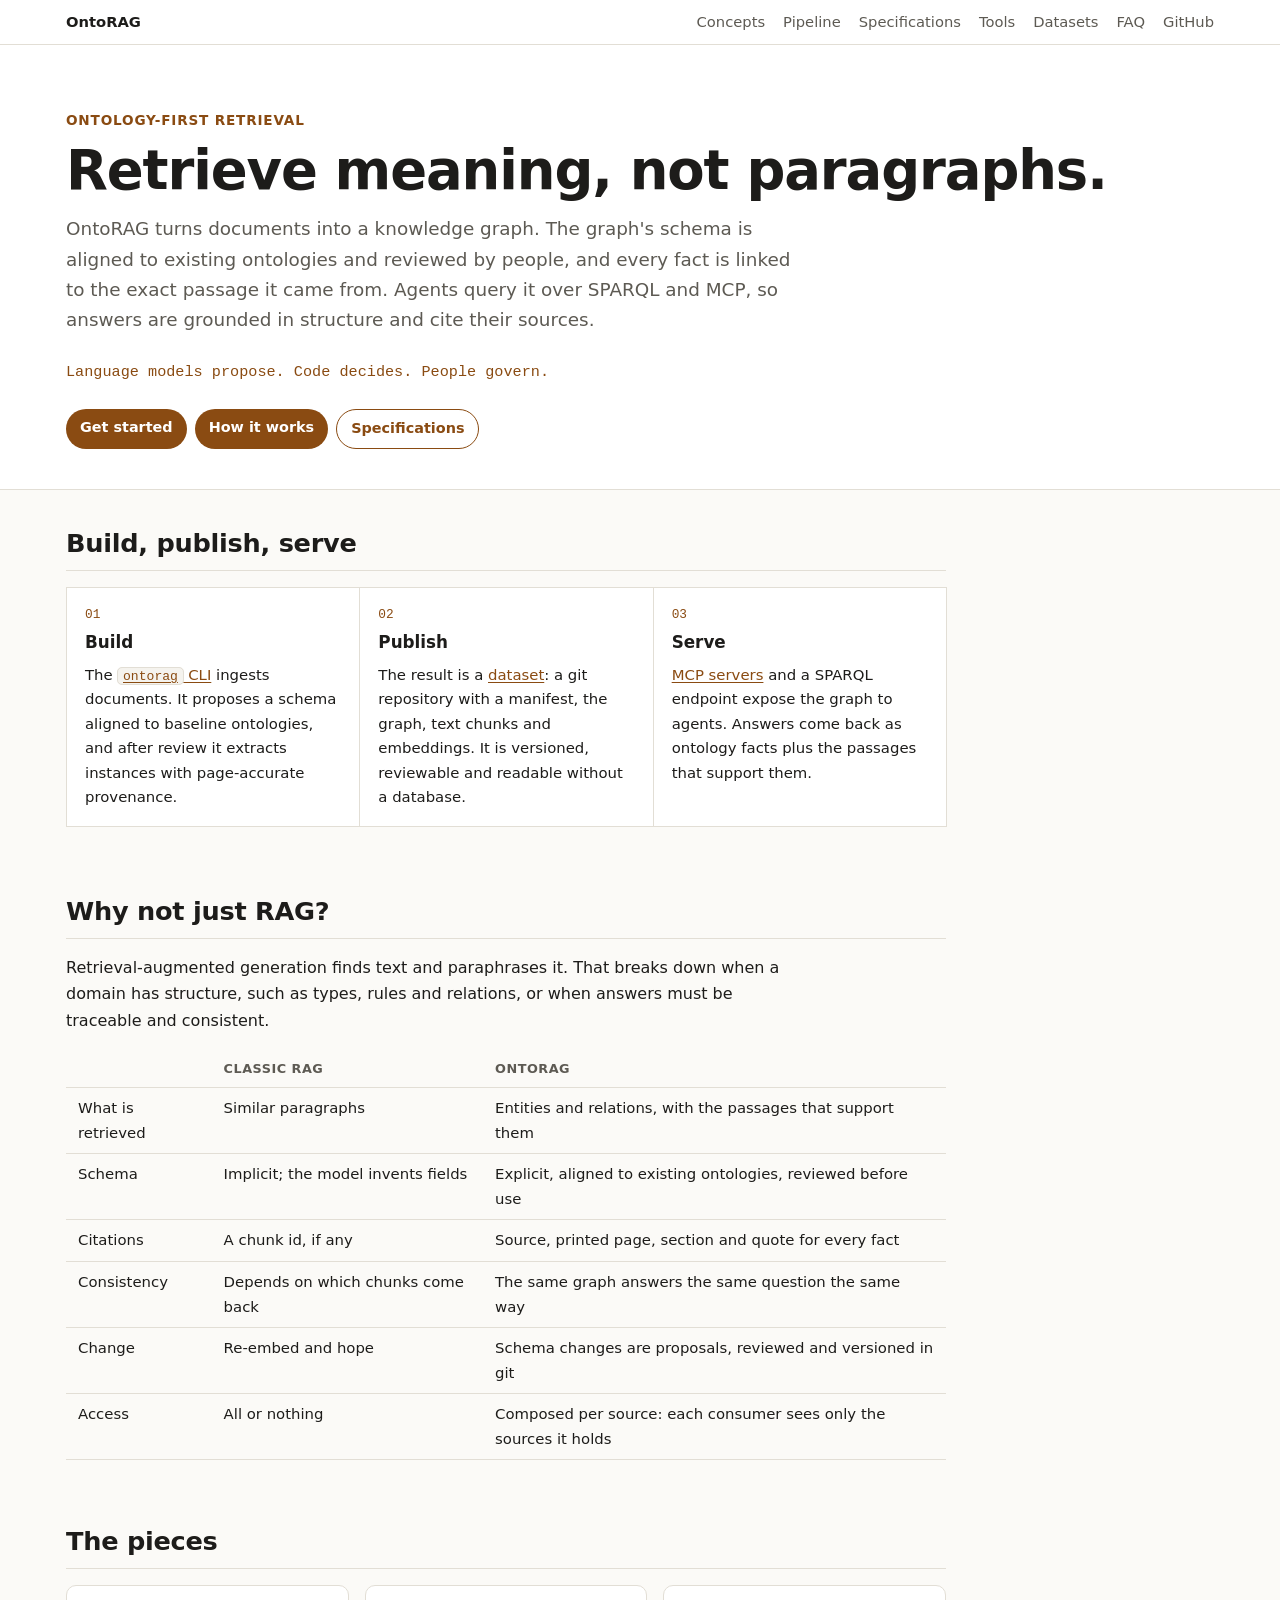
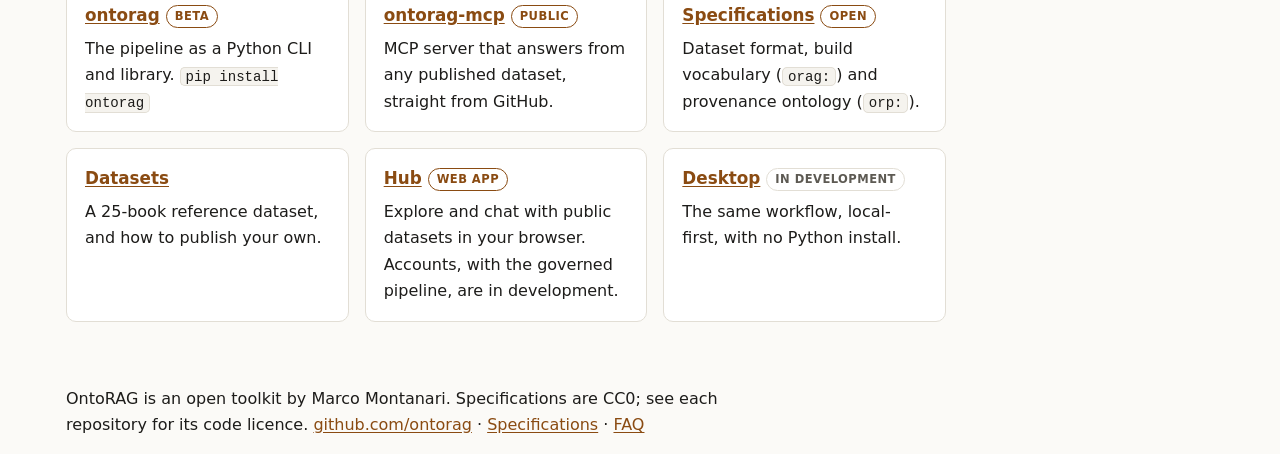
<file: index.html>
<!doctype html>
<html lang="en">
<head>
<meta charset="utf-8">
<meta name="viewport" content="width=device-width, initial-scale=1">
<title>OntoRAG</title>
<meta name="description" content="OntoRAG turns documents into a governed knowledge graph, linked to the passages it came from, and serves it to agents over SPARQL and MCP.">
<link rel="stylesheet" href="assets/site.css">
<link rel="icon" href="assets/favicon.svg" type="image/svg+xml">
</head>
<body>
<nav class="sitebar" aria-label="OntoRAG">
  <div class="wrap">
    <a class="brand" href="./">OntoRAG</a>
    <a href="concepts/">Concepts</a>
    <a href="pipeline/">Pipeline</a>
    <a href="specs/">Specifications</a>
    <a href="tools/">Tools</a>
    <a href="datasets/">Datasets</a>
    <a href="faq/">FAQ</a>
    <a href="https://github.com/ontorag">GitHub</a>
  </div>
</nav>

<header class="masthead hero">
  <div class="wrap">
    <p class="eyebrow">Ontology-first retrieval</p>
    <h1>Retrieve meaning, not paragraphs.</h1>
    <p class="lede">OntoRAG turns documents into a knowledge graph. The graph's schema is aligned to existing ontologies and reviewed by people, and every fact is linked to the exact passage it came from. Agents query it over SPARQL and MCP, so answers are grounded in structure and cite their sources.</p>
    <p class="motto">Language models propose. Code decides. People govern.</p>
    <p class="downloads">
      <a class="button" href="pipeline/">Get started</a>
      <a class="button" href="concepts/">How it works</a>
      <a class="button ghost" href="specs/">Specifications</a>
    </p>
  </div>
</header>
<main class="wrap page">
<section>
  <h2>Build, publish, serve</h2>
  <div class="flow">
    <div><h3>Build</h3><p>The <a href="tools/#cli"><code>ontorag</code> CLI</a> ingests documents. It proposes a schema aligned to baseline ontologies, and after review it extracts instances with page-accurate provenance.</p></div>
    <div><h3>Publish</h3><p>The result is a <a href="specs/#dataset">dataset</a>: a git repository with a manifest, the graph, text chunks and embeddings. It is versioned, reviewable and readable without a database.</p></div>
    <div><h3>Serve</h3><p><a href="tools/#mcp">MCP servers</a> and a SPARQL endpoint expose the graph to agents. Answers come back as ontology facts plus the passages that support them.</p></div>
  </div>
</section>
<section>
  <h2>Why not just RAG?</h2>
  <p>Retrieval-augmented generation finds text and paraphrases it. That breaks down when a domain has structure, such as types, rules and relations, or when answers must be traceable and consistent.</p>
  <table>
    <thead><tr><th></th><th>Classic RAG</th><th>OntoRAG</th></tr></thead>
    <tbody>
      <tr><td>What is retrieved</td><td>Similar paragraphs</td><td>Entities and relations, with the passages that support them</td></tr>
      <tr><td>Schema</td><td>Implicit; the model invents fields</td><td>Explicit, aligned to existing ontologies, reviewed before use</td></tr>
      <tr><td>Citations</td><td>A chunk id, if any</td><td>Source, printed page, section and quote for every fact</td></tr>
      <tr><td>Consistency</td><td>Depends on which chunks come back</td><td>The same graph answers the same question the same way</td></tr>
      <tr><td>Change</td><td>Re-embed and hope</td><td>Schema changes are proposals, reviewed and versioned in git</td></tr>
      <tr><td>Access</td><td>All or nothing</td><td>Composed per source: each consumer sees only the sources it holds</td></tr>
    </tbody>
  </table>
</section>
<section>
  <h2>The pieces</h2>
  <div class="grid">
    <div class="card"><h3><a href="tools/#cli">ontorag</a><span class="badge live">Beta</span></h3><p>The pipeline as a Python CLI and library. <code>pip install ontorag</code></p></div>
    <div class="card"><h3><a href="tools/#mcp">ontorag-mcp</a><span class="badge live">Public</span></h3><p>MCP server that answers from any published dataset, straight from GitHub.</p></div>
    <div class="card"><h3><a href="specs/">Specifications</a><span class="badge live">Open</span></h3><p>Dataset format, build vocabulary (<code>orag:</code>) and provenance ontology (<code>orp:</code>).</p></div>
    <div class="card"><h3><a href="datasets/">Datasets</a></h3><p>A 25-book reference dataset, and how to publish your own.</p></div>
    <div class="card"><h3><a href="https://hub.ontorag.org/">Hub</a><span class="badge live">Web app</span></h3><p>Explore and chat with public datasets in your browser. Accounts, with the governed pipeline, are in development.</p></div>
    <div class="card"><h3><a href="tools/#desktop">Desktop</a><span class="badge">In development</span></h3><p>The same workflow, local-first, with no Python install.</p></div>
  </div>
</section>
</main>
<footer class="wrap footer">
  <p>OntoRAG is an open toolkit by Marco Montanari. Specifications are CC0; see each repository for its code licence.
  <a href="https://github.com/ontorag">github.com/ontorag</a> ·
  <a href="specs/">Specifications</a> ·
  <a href="faq/">FAQ</a></p>
</footer>
</body>
</html>
</file>
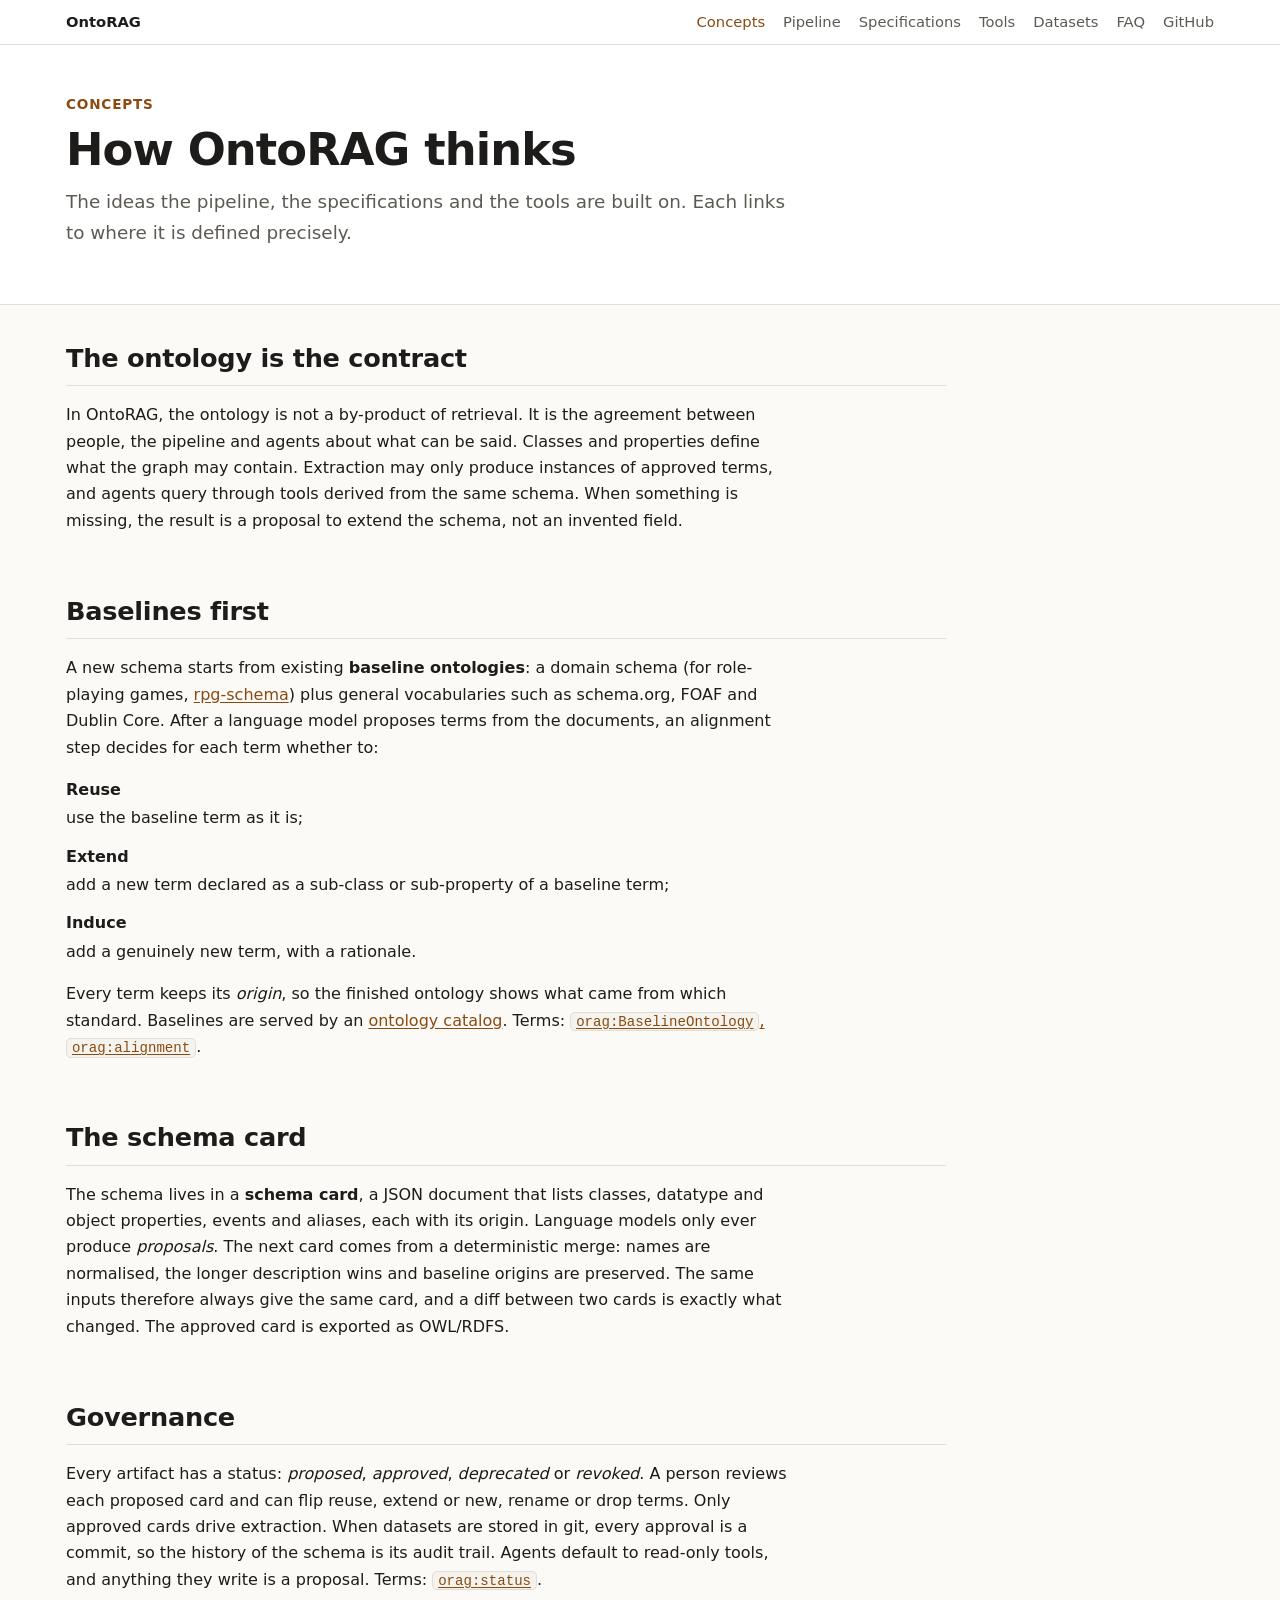
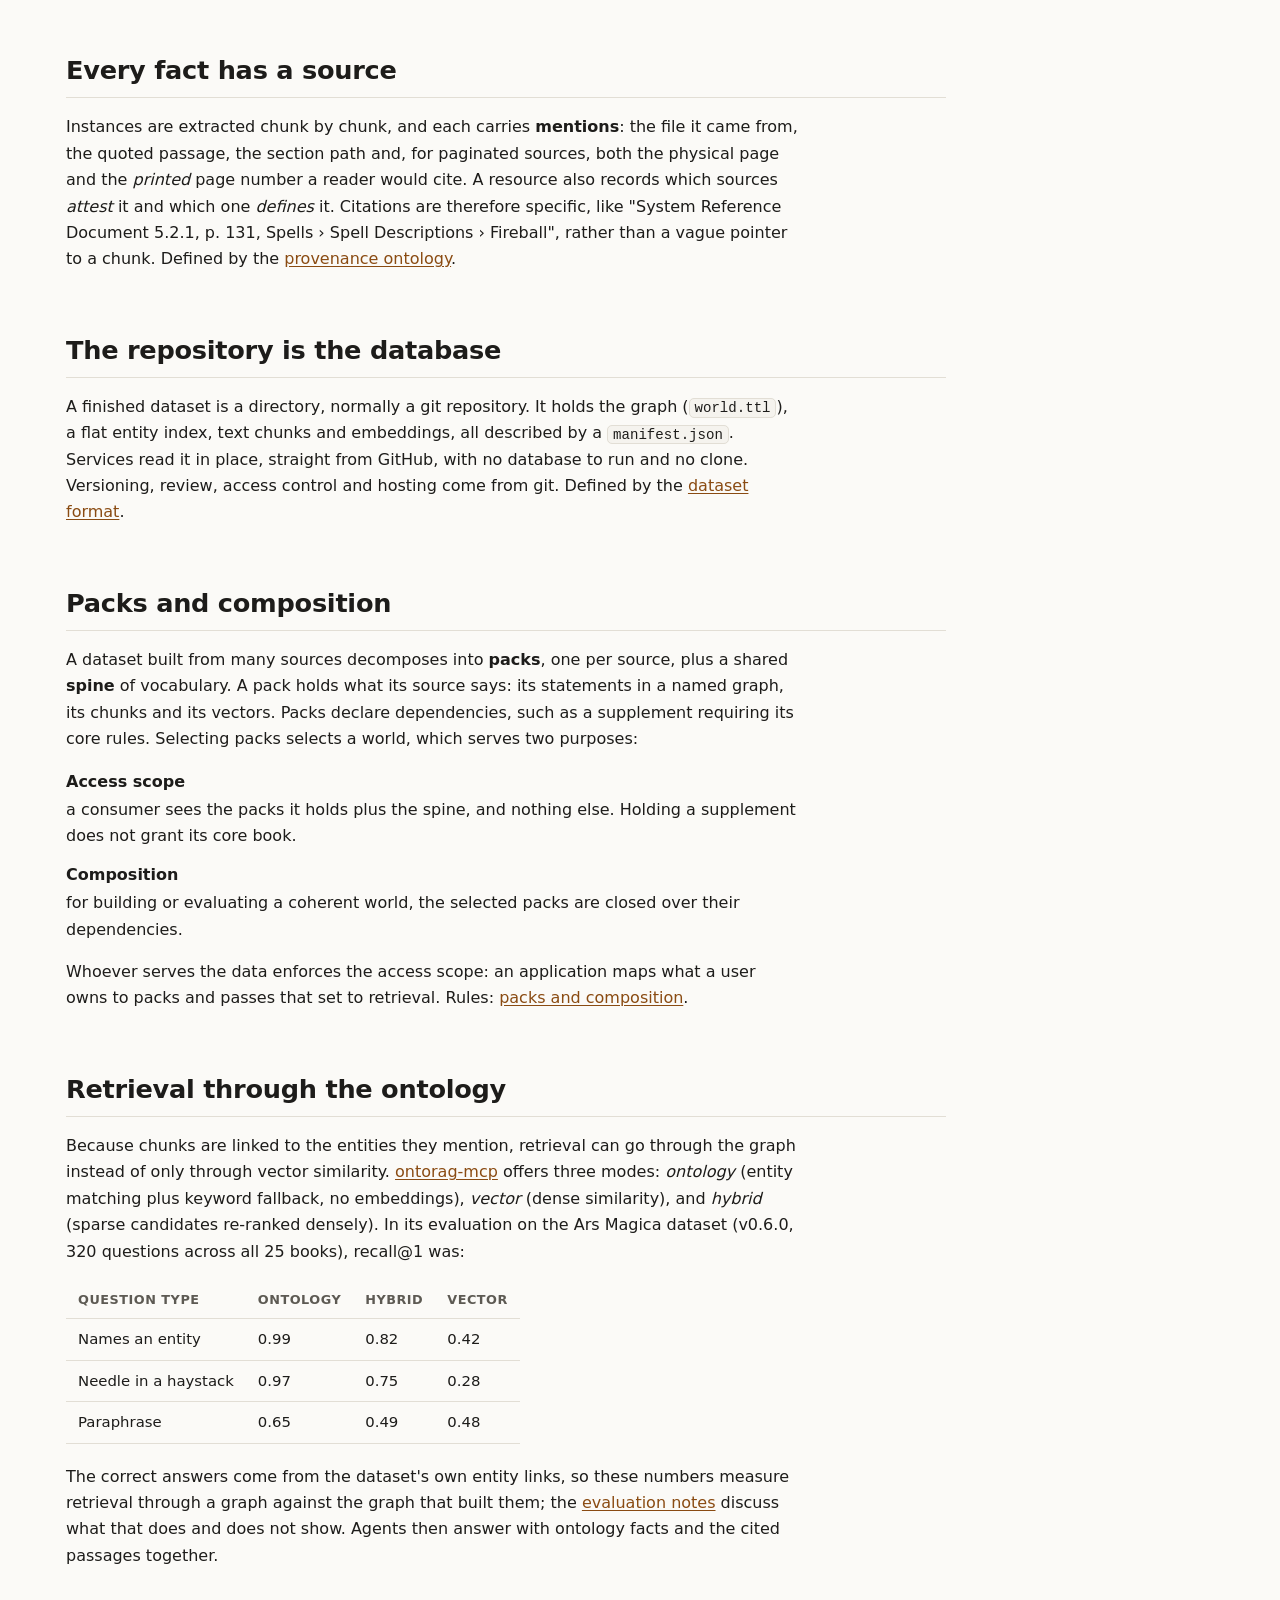
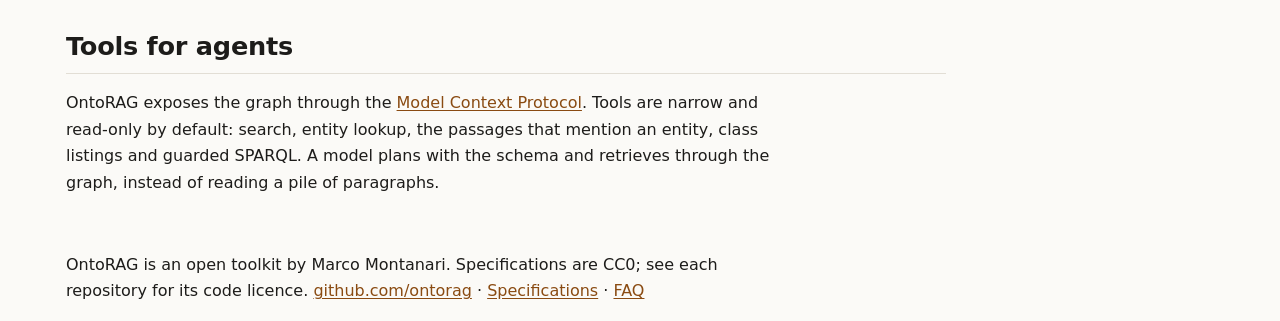
<file: concepts/index.html>
<!doctype html>
<html lang="en">
<head>
<meta charset="utf-8">
<meta name="viewport" content="width=device-width, initial-scale=1">
<title>Concepts · OntoRAG</title>
<meta name="description" content="The ideas behind OntoRAG: ontology as contract, baselines and alignment, schema cards, governance, provenance, datasets as repositories, packs and retrieval.">
<link rel="stylesheet" href="../assets/site.css">
<link rel="icon" href="../assets/favicon.svg" type="image/svg+xml">
</head>
<body>
<nav class="sitebar" aria-label="OntoRAG">
  <div class="wrap">
    <a class="brand" href="../">OntoRAG</a>
    <a href="../concepts/" aria-current="page">Concepts</a>
    <a href="../pipeline/">Pipeline</a>
    <a href="../specs/">Specifications</a>
    <a href="../tools/">Tools</a>
    <a href="../datasets/">Datasets</a>
    <a href="../faq/">FAQ</a>
    <a href="https://github.com/ontorag">GitHub</a>
  </div>
</nav>
<header class="masthead">
  <div class="wrap">
    <p class="eyebrow">Concepts</p>
    <h1>How OntoRAG thinks</h1>
    <p class="lede">The ideas the pipeline, the specifications and the tools are built on. Each links to where it is defined precisely.</p>
  </div>
</header>
<main class="wrap page">
<section id="contract">
  <h2>The ontology is the contract</h2>
  <p>In OntoRAG, the ontology is not a by-product of retrieval. It is the agreement between people, the pipeline and agents about what can be said. Classes and properties define what the graph may contain. Extraction may only produce instances of approved terms, and agents query through tools derived from the same schema. When something is missing, the result is a proposal to extend the schema, not an invented field.</p>
</section>
<section id="baselines">
  <h2>Baselines first</h2>
  <p>A new schema starts from existing <strong>baseline ontologies</strong>: a domain schema (for role-playing games, <a href="https://www.rpg-schema.org/">rpg-schema</a>) plus general vocabularies such as schema.org, FOAF and Dublin Core. After a language model proposes terms from the documents, an alignment step decides for each term whether to:</p>
  <dl class="defs">
    <dt>Reuse</dt><dd>use the baseline term as it is;</dd>
    <dt>Extend</dt><dd>add a new term declared as a sub-class or sub-property of a baseline term;</dd>
    <dt>Induce</dt><dd>add a genuinely new term, with a rationale.</dd>
  </dl>
  <p>Every term keeps its <em>origin</em>, so the finished ontology shows what came from which standard. Baselines are served by an <a href="../tools/#catalog">ontology catalog</a>. Terms: <a href="https://ontorag.org/vocab/#alignment-model"><code>orag:BaselineOntology</code>, <code>orag:alignment</code></a>.</p>
</section>
<section id="schema-card">
  <h2>The schema card</h2>
  <p>The schema lives in a <strong>schema card</strong>, a JSON document that lists classes, datatype and object properties, events and aliases, each with its origin. Language models only ever produce <em>proposals</em>. The next card comes from a deterministic merge: names are normalised, the longer description wins and baseline origins are preserved. The same inputs therefore always give the same card, and a diff between two cards is exactly what changed. The approved card is exported as OWL/RDFS.</p>
</section>
<section id="governance">
  <h2>Governance</h2>
  <p>Every artifact has a status: <em>proposed</em>, <em>approved</em>, <em>deprecated</em> or <em>revoked</em>. A person reviews each proposed card and can flip reuse, extend or new, rename or drop terms. Only approved cards drive extraction. When datasets are stored in git, every approval is a commit, so the history of the schema is its audit trail. Agents default to read-only tools, and anything they write is a proposal. Terms: <a href="https://ontorag.org/vocab/#governance"><code>orag:status</code></a>.</p>
</section>
<section id="provenance">
  <h2>Every fact has a source</h2>
  <p>Instances are extracted chunk by chunk, and each carries <strong>mentions</strong>: the file it came from, the quoted passage, the section path and, for paginated sources, both the physical page and the <em>printed</em> page number a reader would cite. A resource also records which sources <em>attest</em> it and which one <em>defines</em> it. Citations are therefore specific, like "System Reference Document 5.2.1, p. 131, Spells › Spell Descriptions › Fireball", rather than a vague pointer to a chunk. Defined by the <a href="https://ontorag.org/provenance/">provenance ontology</a>.</p>
</section>
<section id="datasets">
  <h2>The repository is the database</h2>
  <p>A finished dataset is a directory, normally a git repository. It holds the graph (<code>world.ttl</code>), a flat entity index, text chunks and embeddings, all described by a <code>manifest.json</code>. Services read it in place, straight from GitHub, with no database to run and no clone. Versioning, review, access control and hosting come from git. Defined by the <a href="https://ontorag.org/vocab/#format">dataset format</a>.</p>
</section>
<section id="packs">
  <h2>Packs and composition</h2>
  <p>A dataset built from many sources decomposes into <strong>packs</strong>, one per source, plus a shared <strong>spine</strong> of vocabulary. A pack holds what its source says: its statements in a named graph, its chunks and its vectors. Packs declare dependencies, such as a supplement requiring its core rules. Selecting packs selects a world, which serves two purposes:</p>
  <dl class="defs">
    <dt>Access scope</dt><dd>a consumer sees the packs it holds plus the spine, and nothing else. Holding a supplement does not grant its core book.</dd>
    <dt>Composition</dt><dd>for building or evaluating a coherent world, the selected packs are closed over their dependencies.</dd>
  </dl>
  <p>Whoever serves the data enforces the access scope: an application maps what a user owns to packs and passes that set to retrieval. Rules: <a href="https://ontorag.org/provenance/#packs">packs and composition</a>.</p>
</section>
<section id="retrieval">
  <h2>Retrieval through the ontology</h2>
  <p>Because chunks are linked to the entities they mention, retrieval can go through the graph instead of only through vector similarity. <a href="../tools/#mcp">ontorag-mcp</a> offers three modes: <em>ontology</em> (entity matching plus keyword fallback, no embeddings), <em>vector</em> (dense similarity), and <em>hybrid</em> (sparse candidates re-ranked densely). In its evaluation on the Ars Magica dataset (v0.6.0, 320 questions across all 25 books), recall@1 was:</p>
  <table>
    <thead><tr><th>Question type</th><th>Ontology</th><th>Hybrid</th><th>Vector</th></tr></thead>
    <tbody>
      <tr><td>Names an entity</td><td>0.99</td><td>0.82</td><td>0.42</td></tr>
      <tr><td>Needle in a haystack</td><td>0.97</td><td>0.75</td><td>0.28</td></tr>
      <tr><td>Paraphrase</td><td>0.65</td><td>0.49</td><td>0.48</td></tr>
    </tbody>
  </table>
  <p>The correct answers come from the dataset's own entity links, so these numbers measure retrieval through a graph against the graph that built them; the <a href="https://github.com/ontorag/ontorag-mcp/tree/main/eval">evaluation notes</a> discuss what that does and does not show. Agents then answer with ontology facts and the cited passages together.</p>
</section>
<section id="tools-for-agents">
  <h2>Tools for agents</h2>
  <p>OntoRAG exposes the graph through the <a href="https://modelcontextprotocol.io/">Model Context Protocol</a>. Tools are narrow and read-only by default: search, entity lookup, the passages that mention an entity, class listings and guarded SPARQL. A model plans with the schema and retrieves through the graph, instead of reading a pile of paragraphs.</p>
</section>
</main>
<footer class="wrap footer">
  <p>OntoRAG is an open toolkit by Marco Montanari. Specifications are CC0; see each repository for its code licence.
  <a href="https://github.com/ontorag">github.com/ontorag</a> ·
  <a href="../specs/">Specifications</a> ·
  <a href="../faq/">FAQ</a></p>
</footer>
</body>
</html>
</file>
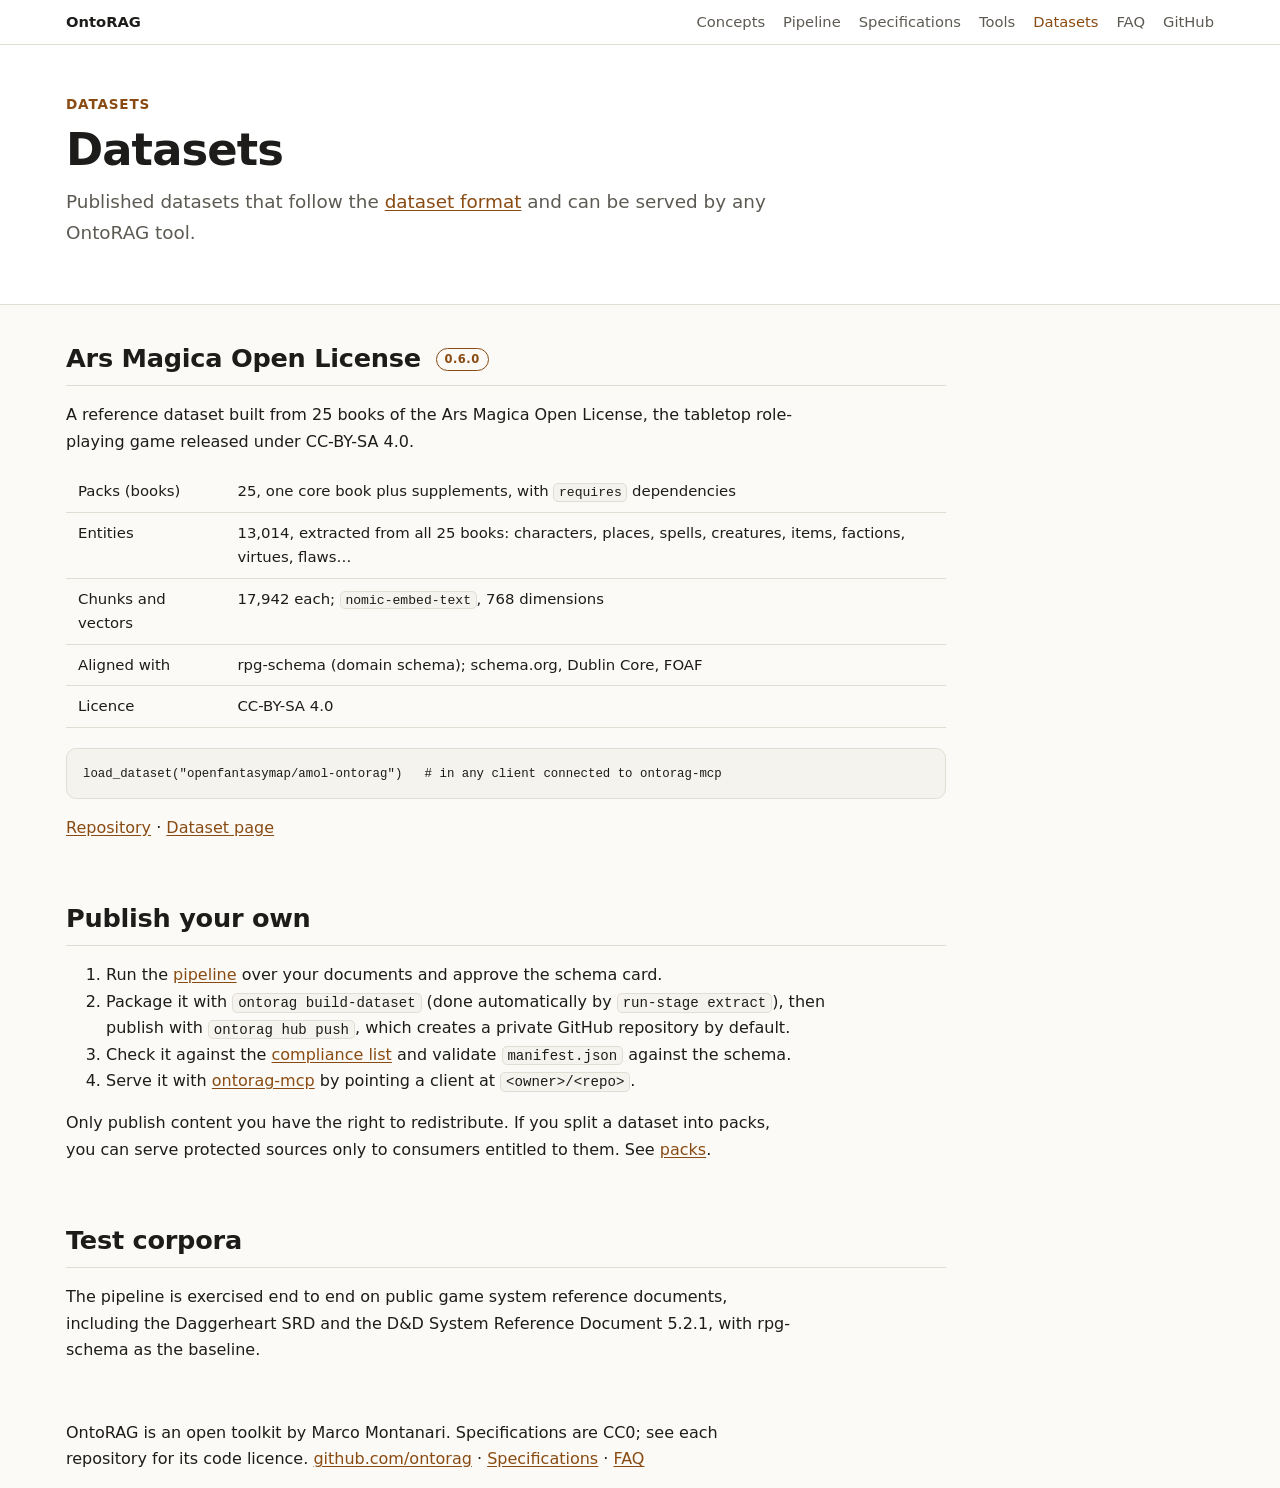
<file: datasets/index.html>
<!doctype html>
<html lang="en">
<head>
<meta charset="utf-8">
<meta name="viewport" content="width=device-width, initial-scale=1">
<title>Datasets · OntoRAG</title>
<meta name="description" content="Published OntoRAG datasets, starting with the 25-book Ars Magica Open License dataset, and how to publish your own.">
<link rel="stylesheet" href="../assets/site.css">
<link rel="icon" href="../assets/favicon.svg" type="image/svg+xml">
</head>
<body>
<nav class="sitebar" aria-label="OntoRAG">
  <div class="wrap">
    <a class="brand" href="../">OntoRAG</a>
    <a href="../concepts/">Concepts</a>
    <a href="../pipeline/">Pipeline</a>
    <a href="../specs/">Specifications</a>
    <a href="../tools/">Tools</a>
    <a href="../datasets/" aria-current="page">Datasets</a>
    <a href="../faq/">FAQ</a>
    <a href="https://github.com/ontorag">GitHub</a>
  </div>
</nav>
<header class="masthead">
  <div class="wrap">
    <p class="eyebrow">Datasets</p>
    <h1>Datasets</h1>
    <p class="lede">Published datasets that follow the <a href="../specs/#dataset">dataset format</a> and can be served by any OntoRAG tool.</p>
  </div>
</header>
<main class="wrap page">
<section id="amol">
  <h2>Ars Magica Open License <span class="badge live">0.6.0</span></h2>
  <p>A reference dataset built from 25 books of the Ars Magica Open License, the tabletop role-playing game released under CC-BY-SA 4.0.</p>
  <table>
    <tbody>
      <tr><td>Packs (books)</td><td>25, one core book plus supplements, with <code>requires</code> dependencies</td></tr>
      <tr><td>Entities</td><td>13,014, extracted from all 25 books: characters, places, spells, creatures, items, factions, virtues, flaws…</td></tr>
      <tr><td>Chunks and vectors</td><td>17,942 each; <code>nomic-embed-text</code>, 768 dimensions</td></tr>
      <tr><td>Aligned with</td><td>rpg-schema (domain schema); schema.org, Dublin Core, FOAF</td></tr>
      <tr><td>Licence</td><td>CC-BY-SA 4.0</td></tr>
    </tbody>
  </table>
<pre><code>load_dataset("openfantasymap/amol-ontorag")   # in any client connected to ontorag-mcp</code></pre>
  <p><a href="https://github.com/openfantasymap/amol-ontorag">Repository</a> · <a href="https://www.fantasymaps.org/amol-ontorag/">Dataset page</a></p>
</section>
<section id="publish">
  <h2>Publish your own</h2>
  <ol>
    <li>Run the <a href="../pipeline/">pipeline</a> over your documents and approve the schema card.</li>
    <li>Package it with <code>ontorag build-dataset</code> (done automatically by <code>run-stage extract</code>), then publish with <code>ontorag hub push</code>, which creates a private GitHub repository by default.</li>
    <li>Check it against the <a href="../specs/#compliance">compliance list</a> and validate <code>manifest.json</code> against the schema.</li>
    <li>Serve it with <a href="../tools/#mcp">ontorag-mcp</a> by pointing a client at <code>&lt;owner&gt;/&lt;repo&gt;</code>.</li>
  </ol>
  <p>Only publish content you have the right to redistribute. If you split a dataset into packs, you can serve protected sources only to consumers entitled to them. See <a href="../concepts/#packs">packs</a>.</p>
</section>
<section id="corpora">
  <h2>Test corpora</h2>
  <p>The pipeline is exercised end to end on public game system reference documents, including the Daggerheart SRD and the D&amp;D System Reference Document 5.2.1, with rpg-schema as the baseline.</p>
</section>
</main>
<footer class="wrap footer">
  <p>OntoRAG is an open toolkit by Marco Montanari. Specifications are CC0; see each repository for its code licence.
  <a href="https://github.com/ontorag">github.com/ontorag</a> ·
  <a href="../specs/">Specifications</a> ·
  <a href="../faq/">FAQ</a></p>
</footer>
</body>
</html>
</file>
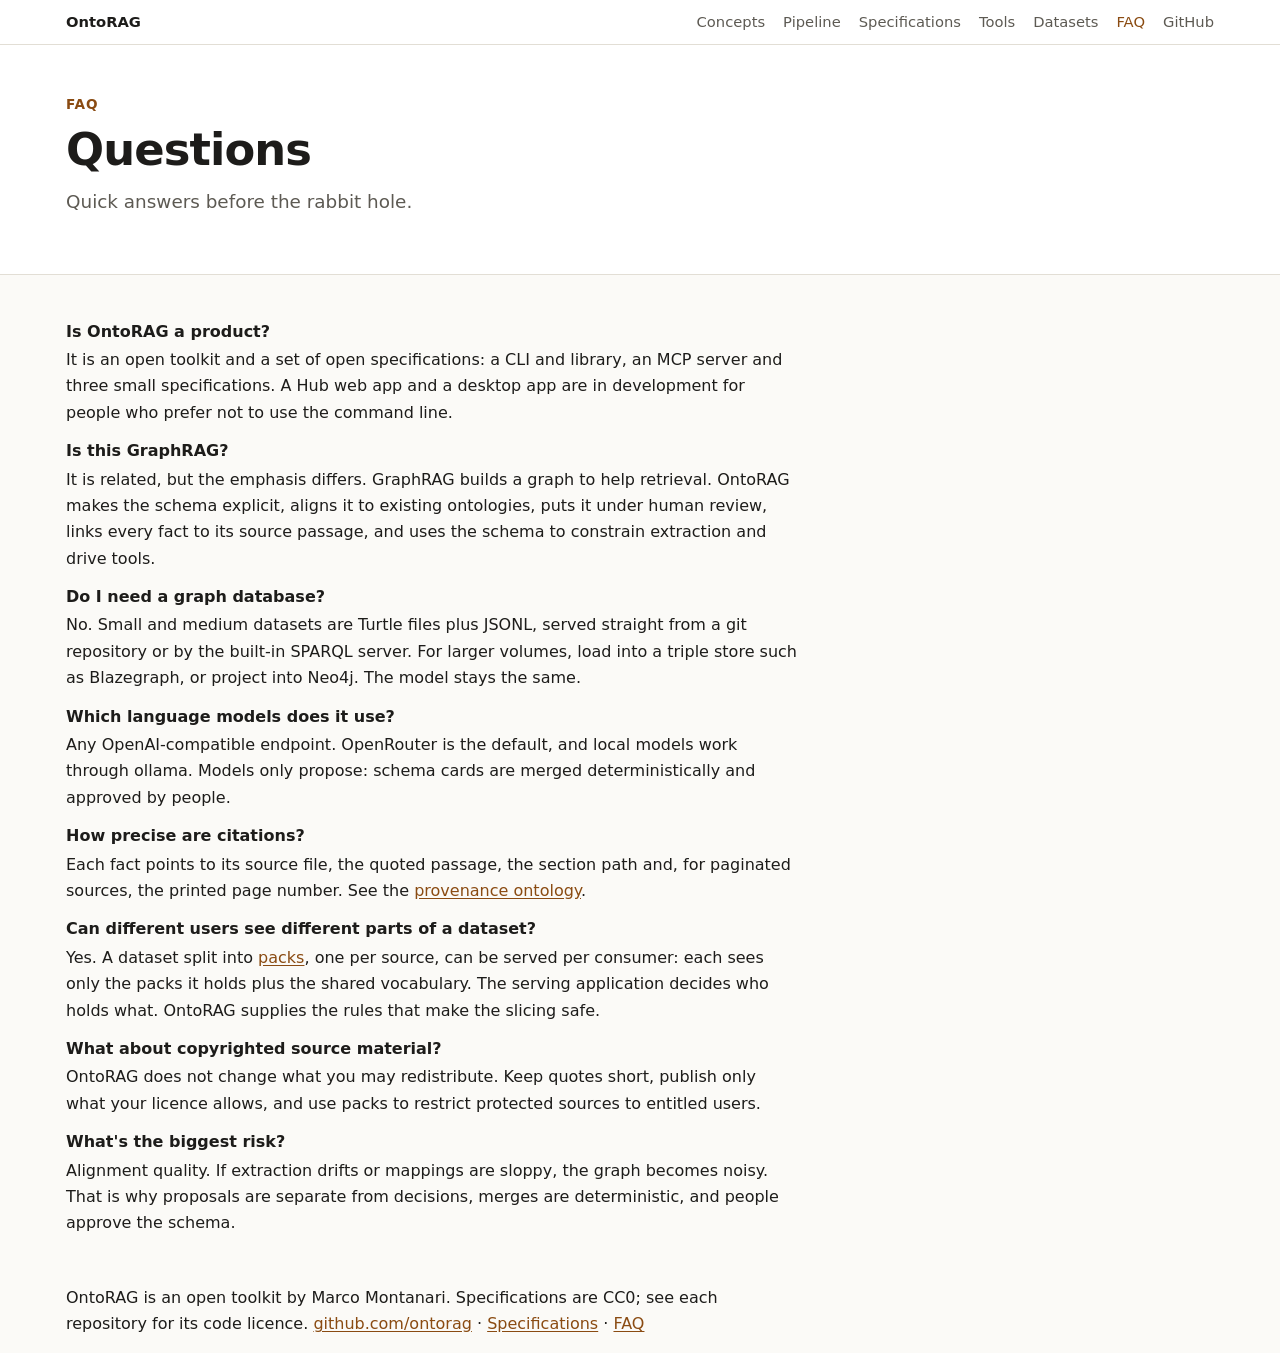
<file: faq/index.html>
<!doctype html>
<html lang="en">
<head>
<meta charset="utf-8">
<meta name="viewport" content="width=device-width, initial-scale=1">
<title>FAQ · OntoRAG</title>
<meta name="description" content="Frequently asked questions about OntoRAG.">
<link rel="stylesheet" href="../assets/site.css">
<link rel="icon" href="../assets/favicon.svg" type="image/svg+xml">
</head>
<body>
<nav class="sitebar" aria-label="OntoRAG">
  <div class="wrap">
    <a class="brand" href="../">OntoRAG</a>
    <a href="../concepts/">Concepts</a>
    <a href="../pipeline/">Pipeline</a>
    <a href="../specs/">Specifications</a>
    <a href="../tools/">Tools</a>
    <a href="../datasets/">Datasets</a>
    <a href="../faq/" aria-current="page">FAQ</a>
    <a href="https://github.com/ontorag">GitHub</a>
  </div>
</nav>
<header class="masthead">
  <div class="wrap">
    <p class="eyebrow">FAQ</p>
    <h1>Questions</h1>
    <p class="lede">Quick answers before the rabbit hole.</p>
  </div>
</header>
<main class="wrap page">
<dl class="defs">
  <dt>Is OntoRAG a product?</dt>
  <dd>It is an open toolkit and a set of open specifications: a CLI and library, an MCP server and three small specifications. A Hub web app and a desktop app are in development for people who prefer not to use the command line.</dd>
  <dt>Is this GraphRAG?</dt>
  <dd>It is related, but the emphasis differs. GraphRAG builds a graph to help retrieval. OntoRAG makes the schema explicit, aligns it to existing ontologies, puts it under human review, links every fact to its source passage, and uses the schema to constrain extraction and drive tools.</dd>
  <dt>Do I need a graph database?</dt>
  <dd>No. Small and medium datasets are Turtle files plus JSONL, served straight from a git repository or by the built-in SPARQL server. For larger volumes, load into a triple store such as Blazegraph, or project into Neo4j. The model stays the same.</dd>
  <dt>Which language models does it use?</dt>
  <dd>Any OpenAI-compatible endpoint. OpenRouter is the default, and local models work through ollama. Models only propose: schema cards are merged deterministically and approved by people.</dd>
  <dt>How precise are citations?</dt>
  <dd>Each fact points to its source file, the quoted passage, the section path and, for paginated sources, the printed page number. See the <a href="../provenance/">provenance ontology</a>.</dd>
  <dt>Can different users see different parts of a dataset?</dt>
  <dd>Yes. A dataset split into <a href="../concepts/#packs">packs</a>, one per source, can be served per consumer: each sees only the packs it holds plus the shared vocabulary. The serving application decides who holds what. OntoRAG supplies the rules that make the slicing safe.</dd>
  <dt>What about copyrighted source material?</dt>
  <dd>OntoRAG does not change what you may redistribute. Keep quotes short, publish only what your licence allows, and use packs to restrict protected sources to entitled users.</dd>
  <dt>What's the biggest risk?</dt>
  <dd>Alignment quality. If extraction drifts or mappings are sloppy, the graph becomes noisy. That is why proposals are separate from decisions, merges are deterministic, and people approve the schema.</dd>
</dl>
</main>
<footer class="wrap footer">
  <p>OntoRAG is an open toolkit by Marco Montanari. Specifications are CC0; see each repository for its code licence.
  <a href="https://github.com/ontorag">github.com/ontorag</a> ·
  <a href="../specs/">Specifications</a> ·
  <a href="../faq/">FAQ</a></p>
</footer>
</body>
</html>
</file>
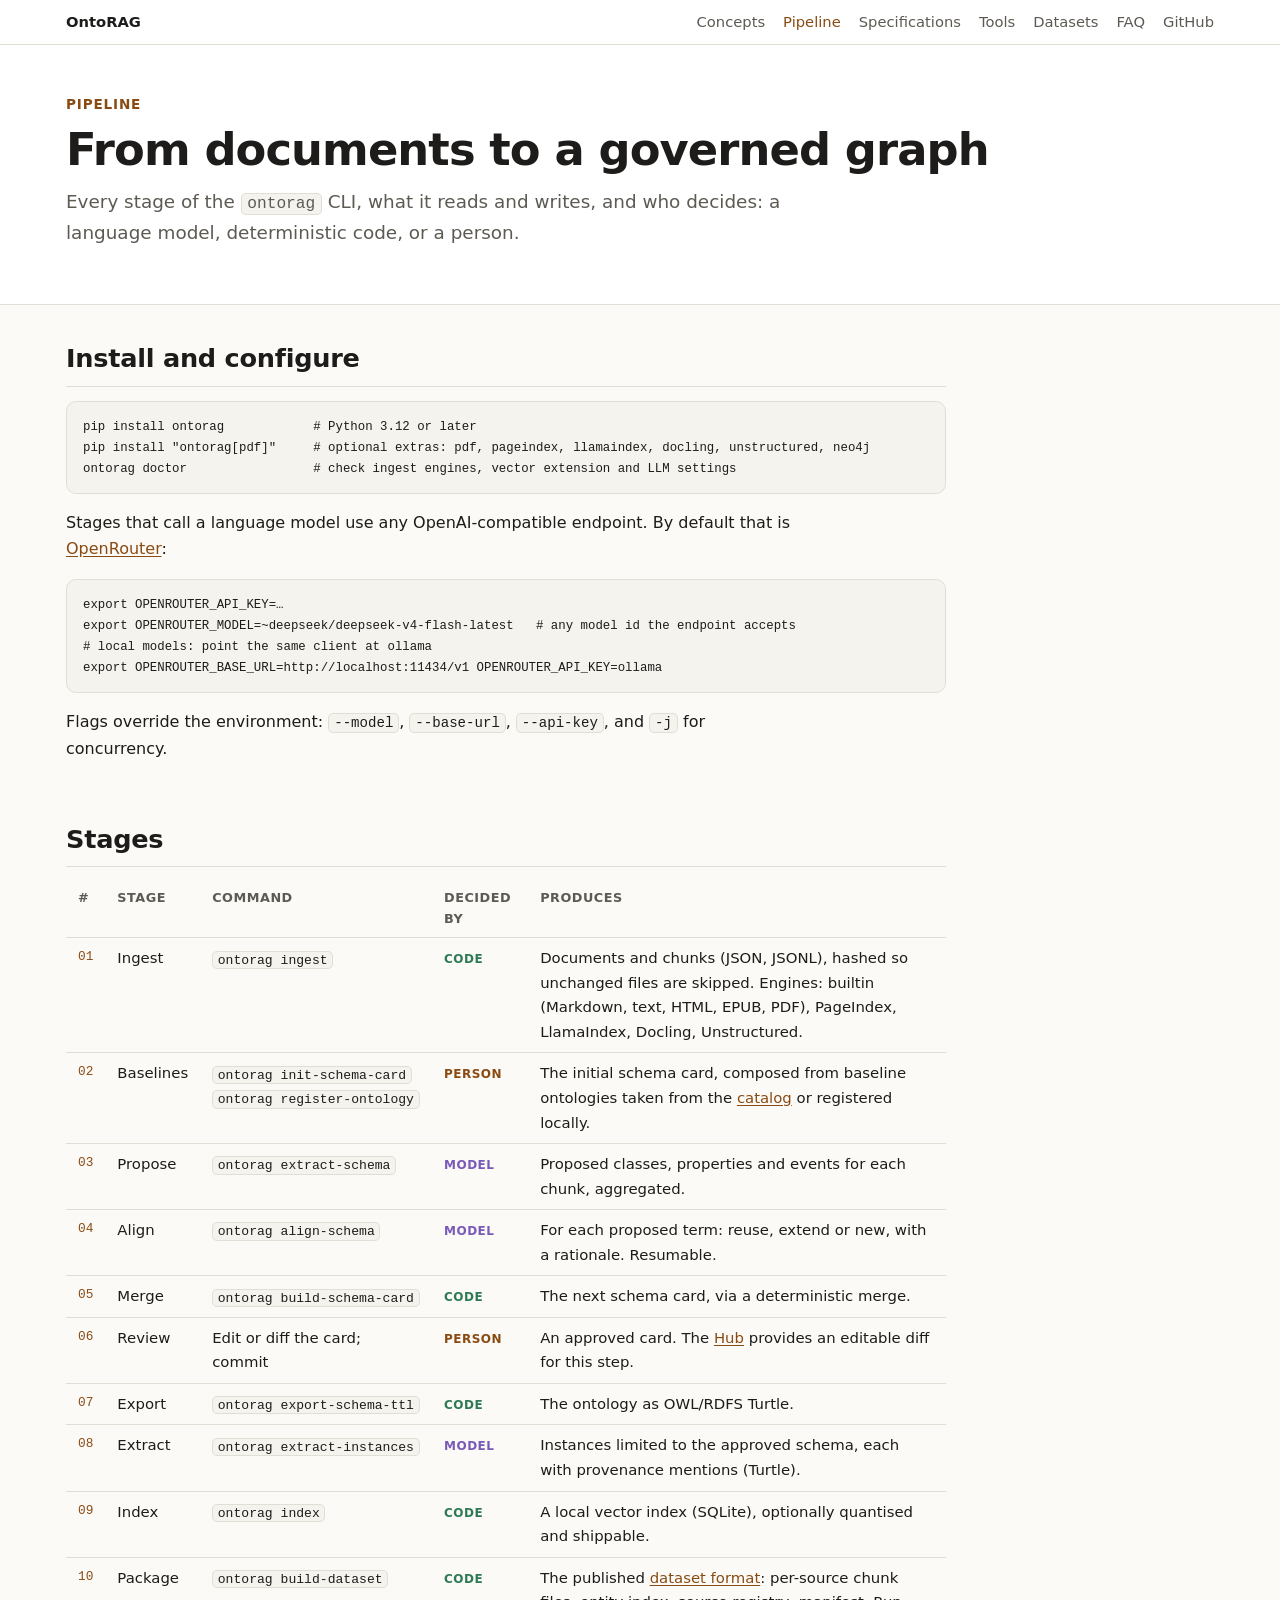
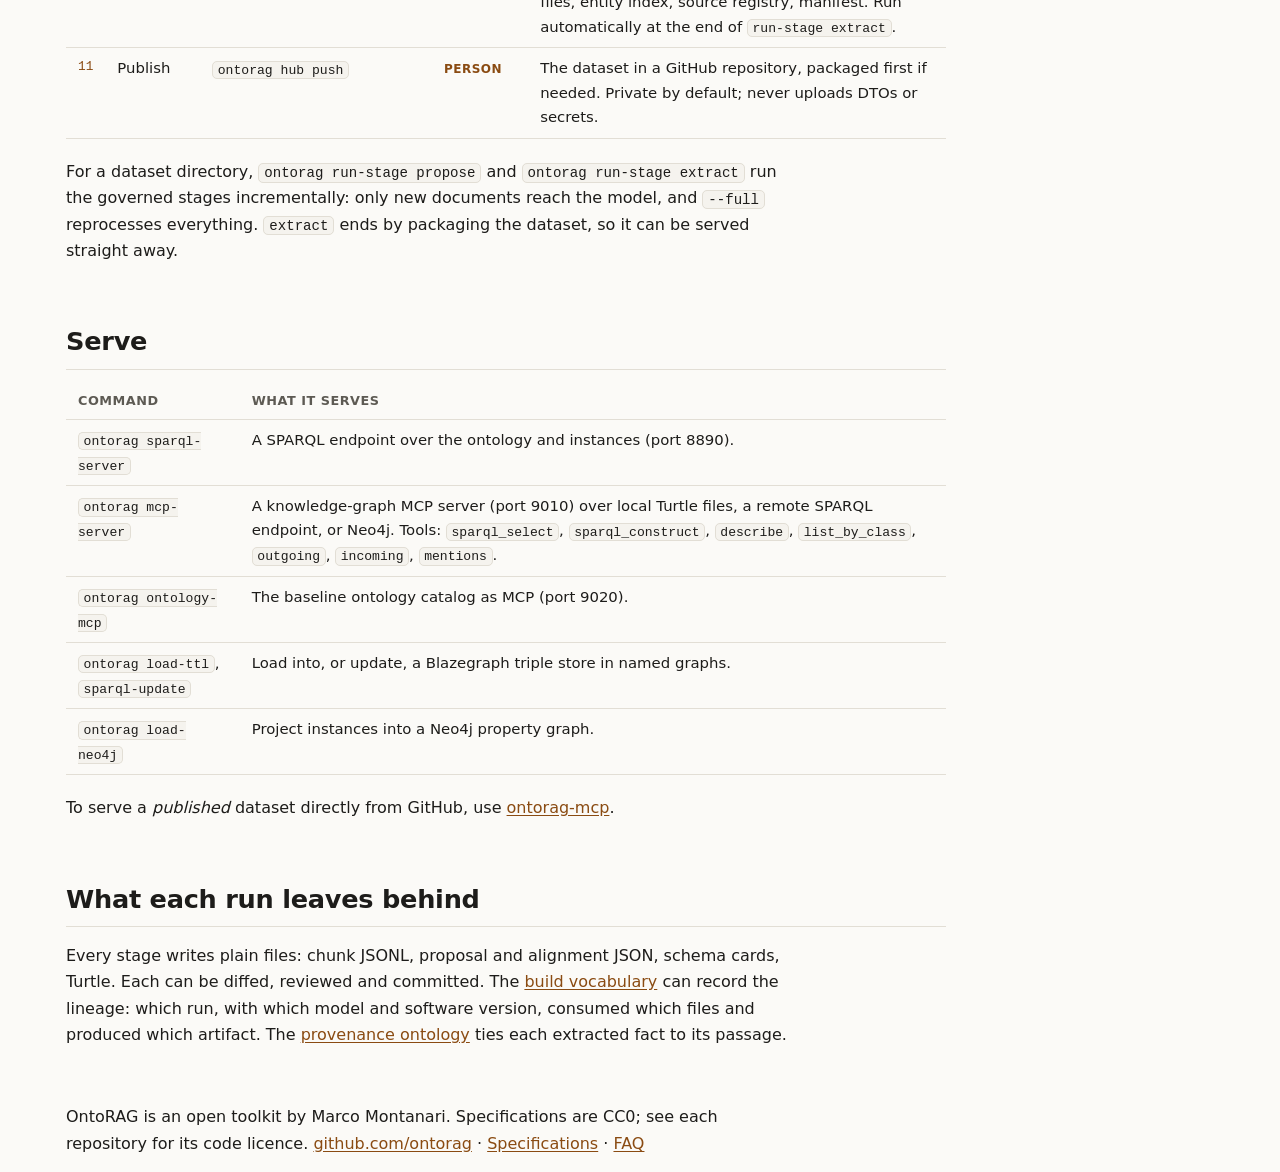
<file: pipeline/index.html>
<!doctype html>
<html lang="en">
<head>
<meta charset="utf-8">
<meta name="viewport" content="width=device-width, initial-scale=1">
<title>Pipeline · OntoRAG</title>
<meta name="description" content="The OntoRAG pipeline step by step: install, configure a language model, ingest, propose and align a schema, review, extract, index, publish and serve.">
<link rel="stylesheet" href="../assets/site.css">
<link rel="icon" href="../assets/favicon.svg" type="image/svg+xml">
</head>
<body>
<nav class="sitebar" aria-label="OntoRAG">
  <div class="wrap">
    <a class="brand" href="../">OntoRAG</a>
    <a href="../concepts/">Concepts</a>
    <a href="../pipeline/" aria-current="page">Pipeline</a>
    <a href="../specs/">Specifications</a>
    <a href="../tools/">Tools</a>
    <a href="../datasets/">Datasets</a>
    <a href="../faq/">FAQ</a>
    <a href="https://github.com/ontorag">GitHub</a>
  </div>
</nav>
<header class="masthead">
  <div class="wrap">
    <p class="eyebrow">Pipeline</p>
    <h1>From documents to a governed graph</h1>
    <p class="lede">Every stage of the <code>ontorag</code> CLI, what it reads and writes, and who decides: a language model, deterministic code, or a person.</p>
  </div>
</header>
<main class="wrap page">
<section id="install">
  <h2>Install and configure</h2>
<pre><code>pip install ontorag            # Python 3.12 or later
pip install "ontorag[pdf]"     # optional extras: pdf, pageindex, llamaindex, docling, unstructured, neo4j
ontorag doctor                 # check ingest engines, vector extension and LLM settings</code></pre>
  <p>Stages that call a language model use any OpenAI-compatible endpoint. By default that is <a href="https://openrouter.ai/">OpenRouter</a>:</p>
<pre><code>export OPENROUTER_API_KEY=…
export OPENROUTER_MODEL=~deepseek/deepseek-v4-flash-latest   # any model id the endpoint accepts
# local models: point the same client at ollama
export OPENROUTER_BASE_URL=http://localhost:11434/v1 OPENROUTER_API_KEY=ollama</code></pre>
  <p>Flags override the environment: <code>--model</code>, <code>--base-url</code>, <code>--api-key</code>, and <code>-j</code> for concurrency.</p>
</section>
<section id="stages">
  <h2>Stages</h2>
  <table class="steps">
    <thead><tr><th>#</th><th>Stage</th><th>Command</th><th>Decided by</th><th>Produces</th></tr></thead>
    <tbody>
      <tr><td>01</td><td>Ingest</td><td><code>ontorag ingest</code></td><td><span class="who code">Code</span></td><td>Documents and chunks (JSON, JSONL), hashed so unchanged files are skipped. Engines: builtin (Markdown, text, HTML, EPUB, PDF), PageIndex, LlamaIndex, Docling, Unstructured.</td></tr>
      <tr><td>02</td><td>Baselines</td><td><code>ontorag init-schema-card</code><br><code>ontorag register-ontology</code></td><td><span class="who human">Person</span></td><td>The initial schema card, composed from baseline ontologies taken from the <a href="../tools/#catalog">catalog</a> or registered locally.</td></tr>
      <tr><td>03</td><td>Propose</td><td><code>ontorag extract-schema</code></td><td><span class="who llm">Model</span></td><td>Proposed classes, properties and events for each chunk, aggregated.</td></tr>
      <tr><td>04</td><td>Align</td><td><code>ontorag align-schema</code></td><td><span class="who llm">Model</span></td><td>For each proposed term: reuse, extend or new, with a rationale. Resumable.</td></tr>
      <tr><td>05</td><td>Merge</td><td><code>ontorag build-schema-card</code></td><td><span class="who code">Code</span></td><td>The next schema card, via a deterministic merge.</td></tr>
      <tr><td>06</td><td>Review</td><td>Edit or diff the card; commit</td><td><span class="who human">Person</span></td><td>An approved card. The <a href="../tools/#hub">Hub</a> provides an editable diff for this step.</td></tr>
      <tr><td>07</td><td>Export</td><td><code>ontorag export-schema-ttl</code></td><td><span class="who code">Code</span></td><td>The ontology as OWL/RDFS Turtle.</td></tr>
      <tr><td>08</td><td>Extract</td><td><code>ontorag extract-instances</code></td><td><span class="who llm">Model</span></td><td>Instances limited to the approved schema, each with provenance mentions (Turtle).</td></tr>
      <tr><td>09</td><td>Index</td><td><code>ontorag index</code></td><td><span class="who code">Code</span></td><td>A local vector index (SQLite), optionally quantised and shippable.</td></tr>
      <tr><td>10</td><td>Package</td><td><code>ontorag build-dataset</code></td><td><span class="who code">Code</span></td><td>The published <a href="../specs/#dataset">dataset format</a>: per-source chunk files, entity index, source registry, manifest. Run automatically at the end of <code>run-stage extract</code>.</td></tr>
      <tr><td>11</td><td>Publish</td><td><code>ontorag hub push</code></td><td><span class="who human">Person</span></td><td>The dataset in a GitHub repository, packaged first if needed. Private by default; never uploads DTOs or secrets.</td></tr>
    </tbody>
  </table>
  <p>For a dataset directory, <code>ontorag run-stage propose</code> and <code>ontorag run-stage extract</code> run the governed stages incrementally: only new documents reach the model, and <code>--full</code> reprocesses everything. <code>extract</code> ends by packaging the dataset, so it can be served straight away.</p>
</section>
<section id="serve">
  <h2>Serve</h2>
  <table>
    <thead><tr><th>Command</th><th>What it serves</th></tr></thead>
    <tbody>
      <tr><td><code>ontorag sparql-server</code></td><td>A SPARQL endpoint over the ontology and instances (port 8890).</td></tr>
      <tr><td><code>ontorag mcp-server</code></td><td>A knowledge-graph MCP server (port 9010) over local Turtle files, a remote SPARQL endpoint, or Neo4j. Tools: <code>sparql_select</code>, <code>sparql_construct</code>, <code>describe</code>, <code>list_by_class</code>, <code>outgoing</code>, <code>incoming</code>, <code>mentions</code>.</td></tr>
      <tr><td><code>ontorag ontology-mcp</code></td><td>The baseline ontology catalog as MCP (port 9020).</td></tr>
      <tr><td><code>ontorag load-ttl</code>, <code>sparql-update</code></td><td>Load into, or update, a Blazegraph triple store in named graphs.</td></tr>
      <tr><td><code>ontorag load-neo4j</code></td><td>Project instances into a Neo4j property graph.</td></tr>
    </tbody>
  </table>
  <p>To serve a <em>published</em> dataset directly from GitHub, use <a href="../tools/#mcp">ontorag-mcp</a>.</p>
</section>
<section id="outputs">
  <h2>What each run leaves behind</h2>
  <p>Every stage writes plain files: chunk JSONL, proposal and alignment JSON, schema cards, Turtle. Each can be diffed, reviewed and committed. The <a href="https://ontorag.org/vocab/">build vocabulary</a> can record the lineage: which run, with which model and software version, consumed which files and produced which artifact. The <a href="https://ontorag.org/provenance/">provenance ontology</a> ties each extracted fact to its passage.</p>
</section>
</main>
<footer class="wrap footer">
  <p>OntoRAG is an open toolkit by Marco Montanari. Specifications are CC0; see each repository for its code licence.
  <a href="https://github.com/ontorag">github.com/ontorag</a> ·
  <a href="../specs/">Specifications</a> ·
  <a href="../faq/">FAQ</a></p>
</footer>
</body>
</html>
</file>
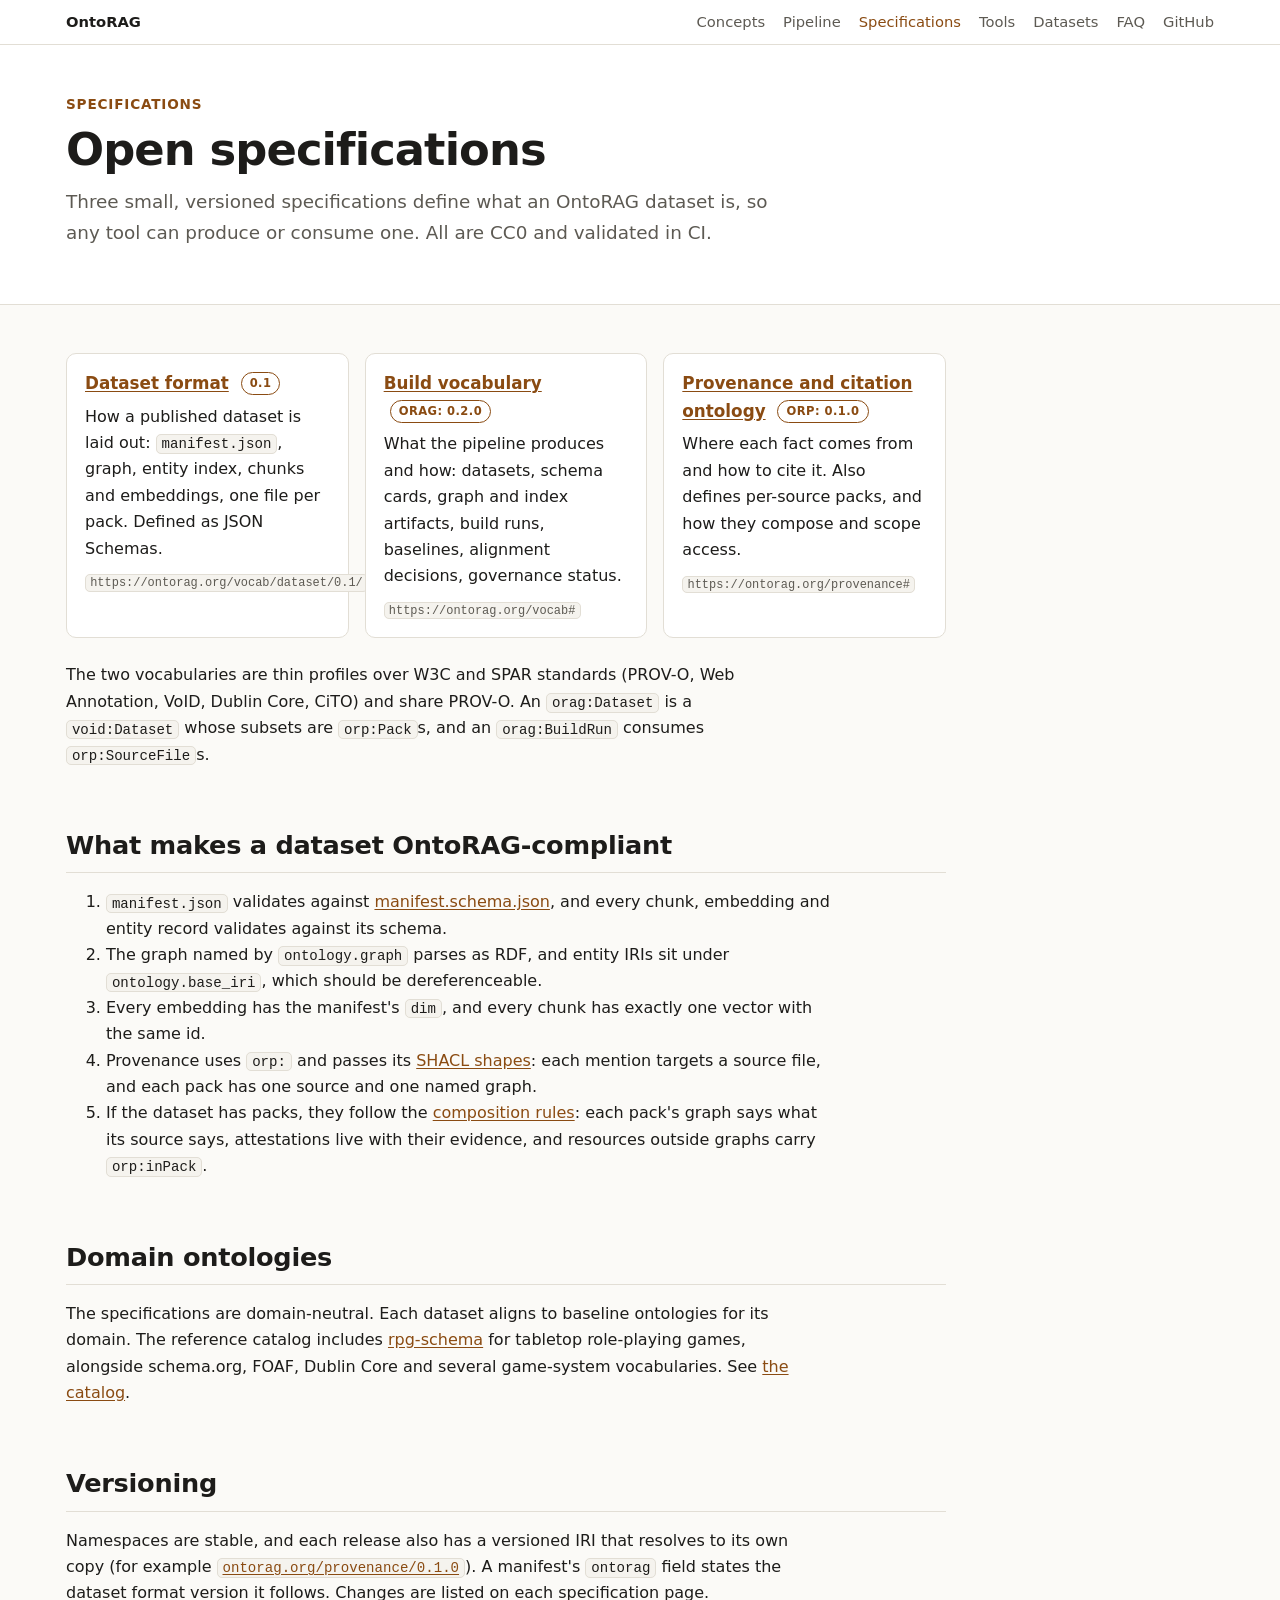
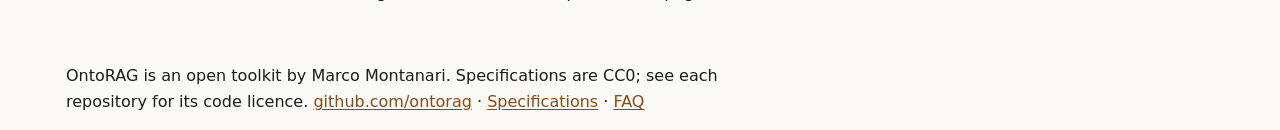
<file: specs/index.html>
<!doctype html>
<html lang="en">
<head>
<meta charset="utf-8">
<meta name="viewport" content="width=device-width, initial-scale=1">
<title>Specifications · OntoRAG</title>
<meta name="description" content="The open OntoRAG specifications: dataset format, build vocabulary (orag:) and provenance ontology (orp:), and what makes a dataset OntoRAG-compliant.">
<link rel="stylesheet" href="../assets/site.css">
<link rel="icon" href="../assets/favicon.svg" type="image/svg+xml">
</head>
<body>
<nav class="sitebar" aria-label="OntoRAG">
  <div class="wrap">
    <a class="brand" href="../">OntoRAG</a>
    <a href="../concepts/">Concepts</a>
    <a href="../pipeline/">Pipeline</a>
    <a href="../specs/" aria-current="page">Specifications</a>
    <a href="../tools/">Tools</a>
    <a href="../datasets/">Datasets</a>
    <a href="../faq/">FAQ</a>
    <a href="https://github.com/ontorag">GitHub</a>
  </div>
</nav>
<header class="masthead">
  <div class="wrap">
    <p class="eyebrow">Specifications</p>
    <h1>Open specifications</h1>
    <p class="lede">Three small, versioned specifications define what an OntoRAG dataset is, so any tool can produce or consume one. All are CC0 and validated in CI.</p>
  </div>
</header>
<main class="wrap page">
<section>
  <div class="grid">
    <div class="card" id="dataset">
      <h3><a href="../vocab/#format">Dataset format</a> <span class="badge live">0.1</span></h3>
      <p>How a published dataset is laid out: <code>manifest.json</code>, graph, entity index, chunks and embeddings, one file per pack. Defined as JSON Schemas.</p>
      <p class="meta"><code>https://ontorag.org/vocab/dataset/0.1/</code></p>
    </div>
    <div class="card" id="orag">
      <h3><a href="../vocab/">Build vocabulary</a> <span class="badge live">orag: 0.2.0</span></h3>
      <p>What the pipeline produces and how: datasets, schema cards, graph and index artifacts, build runs, baselines, alignment decisions, governance status.</p>
      <p class="meta"><code>https://ontorag.org/vocab#</code></p>
    </div>
    <div class="card" id="orp">
      <h3><a href="../provenance/">Provenance and citation ontology</a> <span class="badge live">orp: 0.1.0</span></h3>
      <p>Where each fact comes from and how to cite it. Also defines per-source packs, and how they compose and scope access.</p>
      <p class="meta"><code>https://ontorag.org/provenance#</code></p>
    </div>
  </div>
  <p>The two vocabularies are thin profiles over W3C and SPAR standards (PROV-O, Web Annotation, VoID, Dublin Core, CiTO) and share PROV-O. An <code>orag:Dataset</code> is a <code>void:Dataset</code> whose subsets are <code>orp:Pack</code>s, and an <code>orag:BuildRun</code> consumes <code>orp:SourceFile</code>s.</p>
</section>
<section id="compliance">
  <h2>What makes a dataset OntoRAG-compliant</h2>
  <ol>
    <li><code>manifest.json</code> validates against <a href="../vocab/dataset/0.1/manifest.schema.json">manifest.schema.json</a>, and every chunk, embedding and entity record validates against its schema.</li>
    <li>The graph named by <code>ontology.graph</code> parses as RDF, and entity IRIs sit under <code>ontology.base_iri</code>, which should be dereferenceable.</li>
    <li>Every embedding has the manifest's <code>dim</code>, and every chunk has exactly one vector with the same id.</li>
    <li>Provenance uses <code>orp:</code> and passes its <a href="../provenance/shapes.ttl">SHACL shapes</a>: each mention targets a source file, and each pack has one source and one named graph.</li>
    <li>If the dataset has packs, they follow the <a href="../provenance/#packs">composition rules</a>: each pack's graph says what its source says, attestations live with their evidence, and resources outside graphs carry <code>orp:inPack</code>.</li>
  </ol>
</section>
<section id="baselines">
  <h2>Domain ontologies</h2>
  <p>The specifications are domain-neutral. Each dataset aligns to baseline ontologies for its domain. The reference catalog includes <a href="https://www.rpg-schema.org/">rpg-schema</a> for tabletop role-playing games, alongside schema.org, FOAF, Dublin Core and several game-system vocabularies. See <a href="../tools/#catalog">the catalog</a>.</p>
</section>
<section id="versioning">
  <h2>Versioning</h2>
  <p>Namespaces are stable, and each release also has a versioned IRI that resolves to its own copy (for example <a href="../provenance/0.1.0/"><code>ontorag.org/provenance/0.1.0</code></a>). A manifest's <code>ontorag</code> field states the dataset format version it follows. Changes are listed on each specification page.</p>
</section>
</main>
<footer class="wrap footer">
  <p>OntoRAG is an open toolkit by Marco Montanari. Specifications are CC0; see each repository for its code licence.
  <a href="https://github.com/ontorag">github.com/ontorag</a> ·
  <a href="../specs/">Specifications</a> ·
  <a href="../faq/">FAQ</a></p>
</footer>
</body>
</html>
</file>
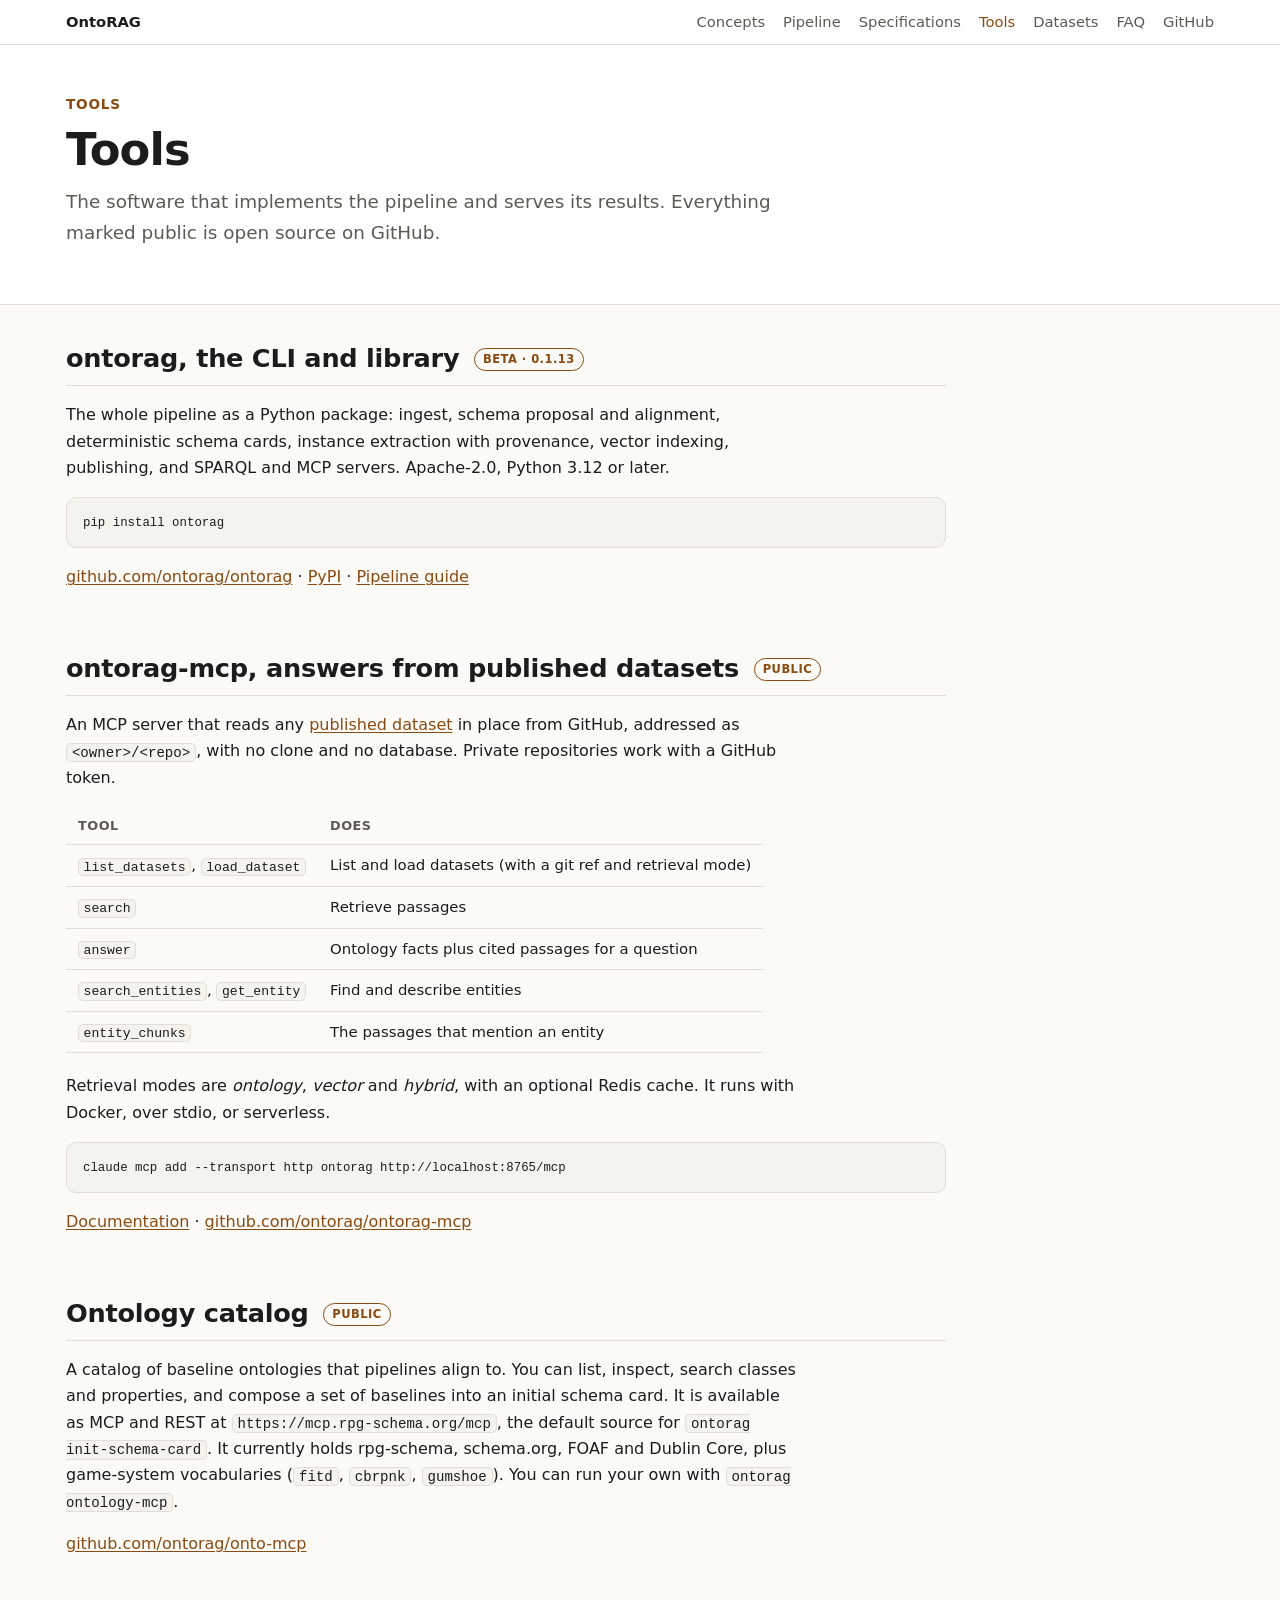
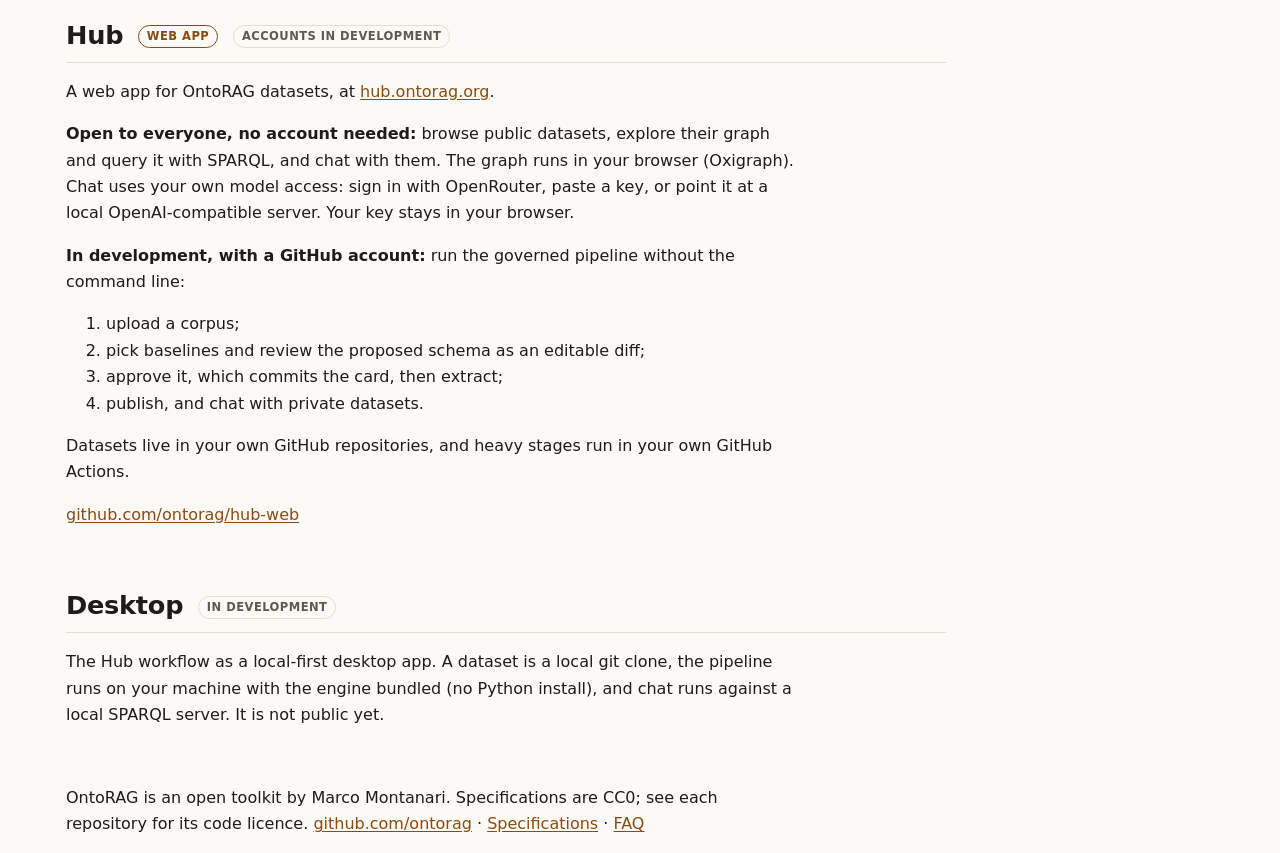
<file: tools/index.html>
<!doctype html>
<html lang="en">
<head>
<meta charset="utf-8">
<meta name="viewport" content="width=device-width, initial-scale=1">
<title>Tools · OntoRAG</title>
<meta name="description" content="The OntoRAG tools: the ontorag CLI and library, the ontorag-mcp server, the ontology catalog, and the Hub and Desktop apps in development.">
<link rel="stylesheet" href="../assets/site.css">
<link rel="icon" href="../assets/favicon.svg" type="image/svg+xml">
</head>
<body>
<nav class="sitebar" aria-label="OntoRAG">
  <div class="wrap">
    <a class="brand" href="../">OntoRAG</a>
    <a href="../concepts/">Concepts</a>
    <a href="../pipeline/">Pipeline</a>
    <a href="../specs/">Specifications</a>
    <a href="../tools/" aria-current="page">Tools</a>
    <a href="../datasets/">Datasets</a>
    <a href="../faq/">FAQ</a>
    <a href="https://github.com/ontorag">GitHub</a>
  </div>
</nav>
<header class="masthead">
  <div class="wrap">
    <p class="eyebrow">Tools</p>
    <h1>Tools</h1>
    <p class="lede">The software that implements the pipeline and serves its results. Everything marked public is open source on GitHub.</p>
  </div>
</header>
<main class="wrap page">
<section id="cli">
  <h2>ontorag, the CLI and library <span class="badge live">Beta · 0.1.13</span></h2>
  <p>The whole pipeline as a Python package: ingest, schema proposal and alignment, deterministic schema cards, instance extraction with provenance, vector indexing, publishing, and SPARQL and MCP servers. Apache-2.0, Python 3.12 or later.</p>
<pre><code>pip install ontorag</code></pre>
  <p><a href="https://github.com/ontorag/ontorag">github.com/ontorag/ontorag</a> · <a href="https://pypi.org/project/ontorag/">PyPI</a> · <a href="../pipeline/">Pipeline guide</a></p>
</section>
<section id="mcp">
  <h2>ontorag-mcp, answers from published datasets <span class="badge live">Public</span></h2>
  <p>An MCP server that reads any <a href="../specs/#dataset">published dataset</a> in place from GitHub, addressed as <code>&lt;owner&gt;/&lt;repo&gt;</code>, with no clone and no database. Private repositories work with a GitHub token.</p>
  <table>
    <thead><tr><th>Tool</th><th>Does</th></tr></thead>
    <tbody>
      <tr><td><code>list_datasets</code>, <code>load_dataset</code></td><td>List and load datasets (with a git ref and retrieval mode)</td></tr>
      <tr><td><code>search</code></td><td>Retrieve passages</td></tr>
      <tr><td><code>answer</code></td><td>Ontology facts plus cited passages for a question</td></tr>
      <tr><td><code>search_entities</code>, <code>get_entity</code></td><td>Find and describe entities</td></tr>
      <tr><td><code>entity_chunks</code></td><td>The passages that mention an entity</td></tr>
    </tbody>
  </table>
  <p>Retrieval modes are <em>ontology</em>, <em>vector</em> and <em>hybrid</em>, with an optional Redis cache. It runs with Docker, over stdio, or serverless.</p>
<pre><code>claude mcp add --transport http ontorag http://localhost:8765/mcp</code></pre>
  <p><a href="../ontorag-mcp/">Documentation</a> · <a href="https://github.com/ontorag/ontorag-mcp">github.com/ontorag/ontorag-mcp</a></p>
</section>
<section id="catalog">
  <h2>Ontology catalog <span class="badge live">Public</span></h2>
  <p>A catalog of baseline ontologies that pipelines align to. You can list, inspect, search classes and properties, and compose a set of baselines into an initial schema card. It is available as MCP and REST at <code>https://mcp.rpg-schema.org/mcp</code>, the default source for <code>ontorag init-schema-card</code>. It currently holds rpg-schema, schema.org, FOAF and Dublin Core, plus game-system vocabularies (<code>fitd</code>, <code>cbrpnk</code>, <code>gumshoe</code>). You can run your own with <code>ontorag ontology-mcp</code>.</p>
  <p><a href="https://github.com/ontorag/onto-mcp">github.com/ontorag/onto-mcp</a></p>
</section>
<section id="hub">
  <h2>Hub <span class="badge live">Web app</span> <span class="badge">Accounts in development</span></h2>
  <p>A web app for OntoRAG datasets, at <a href="https://hub.ontorag.org/">hub.ontorag.org</a>.</p>
  <p><strong>Open to everyone, no account needed:</strong> browse public datasets, explore their graph and query it with SPARQL, and chat with them. The graph runs in your browser (Oxigraph). Chat uses your own model access: sign in with OpenRouter, paste a key, or point it at a local OpenAI-compatible server. Your key stays in your browser.</p>
  <p><strong>In development, with a GitHub account:</strong> run the governed pipeline without the command line:</p>
  <ol>
    <li>upload a corpus;</li>
    <li>pick baselines and review the proposed schema as an editable diff;</li>
    <li>approve it, which commits the card, then extract;</li>
    <li>publish, and chat with private datasets.</li>
  </ol>
  <p>Datasets live in your own GitHub repositories, and heavy stages run in your own GitHub Actions.</p>
  <p><a href="https://github.com/ontorag/hub-web">github.com/ontorag/hub-web</a></p>
</section>
<section id="desktop">
  <h2>Desktop <span class="badge">In development</span></h2>
  <p>The Hub workflow as a local-first desktop app. A dataset is a local git clone, the pipeline runs on your machine with the engine bundled (no Python install), and chat runs against a local SPARQL server. It is not public yet.</p>
</section>
</main>
<footer class="wrap footer">
  <p>OntoRAG is an open toolkit by Marco Montanari. Specifications are CC0; see each repository for its code licence.
  <a href="https://github.com/ontorag">github.com/ontorag</a> ·
  <a href="../specs/">Specifications</a> ·
  <a href="../faq/">FAQ</a></p>
</footer>
</body>
</html>
</file>
<file: assets/site.css>
:root {
  --bg: #fbfaf7;
  --surface: #ffffff;
  --surface-2: #f3f1ec;
  --text: #1d1c1a;
  --muted: #5d5a53;
  --border: #e2ded5;
  --accent: #8a4b12;
  --accent-soft: #f6ebdf;
  --code-bg: #f5f3ee;
  --radius: 10px;
  --font: "Inter", system-ui, -apple-system, "Segoe UI", Roboto, sans-serif;
  --mono: "JetBrains Mono", ui-monospace, SFMono-Regular, Menlo, Consolas, monospace;
  color-scheme: light;
}
@media (prefers-color-scheme: dark) {
  :root {
    --bg: #151412;
    --surface: #1d1c19;
    --surface-2: #25231f;
    --text: #ebe7df;
    --muted: #a8a295;
    --border: #36332d;
    --accent: #e3a468;
    --accent-soft: #2e241a;
    --code-bg: #1a1916;
    color-scheme: dark;
  }
}

* { box-sizing: border-box; }
html { scroll-behavior: smooth; }
body {
  margin: 0;
  background: var(--bg);
  color: var(--text);
  font: 16px/1.65 var(--font);
  -webkit-font-smoothing: antialiased;
}
a { color: var(--accent); text-underline-offset: 2px; }
code, pre { font-family: var(--mono); font-size: 0.88em; }
:not(pre) > code { background: var(--code-bg); border: 1px solid var(--border); border-radius: 5px; padding: 0.05em 0.35em; }
pre {
  background: var(--code-bg);
  border: 1px solid var(--border);
  border-radius: var(--radius);
  padding: 14px 16px;
  overflow-x: auto;
  line-height: 1.5;
}

.wrap { max-width: 1180px; margin: 0 auto; padding: 0 16px; }

/* masthead */
.masthead { border-bottom: 1px solid var(--border); background: var(--surface); padding: 48px 0 32px; }
.eyebrow { margin: 0 0 8px; color: var(--accent); font-weight: 600; font-size: 0.85rem; letter-spacing: 0.06em; text-transform: uppercase; }
h1 { margin: 0 0 12px; font-size: clamp(1.9rem, 4vw, 2.8rem); line-height: 1.15; letter-spacing: -0.02em; }
.lede { max-width: 62ch; margin: 0 0 24px; font-size: 1.15rem; color: var(--muted); }
.facts { display: grid; grid-template-columns: repeat(auto-fit, minmax(220px, 1fr)); gap: 12px 24px; margin: 0 0 24px; }
.facts div { min-width: 0; }
.facts dt { font-size: 0.78rem; text-transform: uppercase; letter-spacing: 0.05em; color: var(--muted); }
.facts dd { margin: 2px 0 0; overflow-wrap: anywhere; }
.downloads { display: flex; flex-wrap: wrap; gap: 8px; margin: 0; }
.button {
  display: inline-block; padding: 7px 14px; border-radius: 999px;
  background: var(--accent); color: var(--surface); text-decoration: none; font-weight: 600; font-size: 0.9rem;
}
.button.ghost { background: transparent; color: var(--accent); border: 1px solid var(--accent); }

/* layout */
.layout { display: grid; grid-template-columns: 240px minmax(0, 1fr); gap: 48px; padding-top: 32px; }
.toc { position: sticky; top: 16px; align-self: start; max-height: calc(100vh - 32px); overflow-y: auto; font-size: 0.92rem; }
.toc-title { font-weight: 700; margin: 0 0 8px; }
.toc ol { list-style: none; margin: 0; padding: 0; }
.toc li { margin: 4px 0; }
.toc a { color: var(--muted); text-decoration: none; }
.toc a:hover { color: var(--accent); }
.toc ol.terms { margin: 6px 0 0 10px; padding-left: 10px; border-left: 1px solid var(--border); font-family: var(--mono); font-size: 0.8rem; }
@media (max-width: 860px) {
  .layout { grid-template-columns: 1fr; gap: 16px; }
  .toc { position: static; max-height: none; border: 1px solid var(--border); border-radius: var(--radius); padding: 12px 16px; background: var(--surface); }
  .toc ol.terms { display: none; }
}

main { min-width: 0; }
section { padding-bottom: 24px; scroll-margin-top: 16px; }
h2 { font-size: 1.6rem; margin: 32px 0 12px; letter-spacing: -0.01em; border-bottom: 1px solid var(--border); padding-bottom: 6px; }
section:first-child h2 { margin-top: 0; }
h3 { font-size: 1.15rem; margin: 28px 0 8px; }
h4 { margin: 0 0 6px; }
p, li { max-width: 72ch; }
.note { background: var(--accent-soft); border-left: 3px solid var(--accent); padding: 10px 14px; border-radius: 0 var(--radius) var(--radius) 0; }
.rules li { margin-bottom: 8px; }

table { width: 100%; border-collapse: collapse; margin: 12px 0 20px; font-size: 0.93rem; display: block; overflow-x: auto; }
th, td { text-align: left; vertical-align: top; padding: 8px 12px; border-bottom: 1px solid var(--border); }
th { font-size: 0.8rem; text-transform: uppercase; letter-spacing: 0.04em; color: var(--muted); }

.split { display: grid; grid-template-columns: repeat(auto-fit, minmax(260px, 1fr)); gap: 16px; margin: 12px 0 16px; }
.card { background: var(--surface); border: 1px solid var(--border); border-radius: var(--radius); padding: 16px 18px; }
.card p { margin: 0; }

.citation-demo { font-family: var(--mono); font-size: 0.9rem; background: var(--surface); border: 1px dashed var(--border); border-radius: var(--radius); padding: 10px 14px; }
.citation-demo span { color: var(--accent); }

.diagram { margin: 12px 0 0; background: var(--surface); border: 1px solid var(--border); border-radius: var(--radius); padding: 16px; overflow-x: auto; }

.diagram figcaption { color: var(--muted); font-size: 0.88rem; margin-top: 8px; }

/* site-wide bar shared by ontorag.org pages */
.sitebar { background: var(--surface); border-bottom: 1px solid var(--border); font-size: 0.92rem; }
.sitebar .wrap { display: flex; flex-wrap: wrap; align-items: center; gap: 4px 18px; padding-top: 10px; padding-bottom: 10px; }
.sitebar .brand { font-weight: 700; color: var(--text); text-decoration: none; margin-right: auto; }
.sitebar a { color: var(--muted); text-decoration: none; }
.sitebar a:hover, .sitebar a[aria-current] { color: var(--accent); }
.masthead { border-top: 0; }

/* ontorag.org pages */
.page { padding-top: 32px; padding-bottom: 16px; }
.page > section, .page > dl { max-width: 880px; }
.page section { padding-bottom: 8px; }
.hero { padding: 64px 0 40px; }
.hero h1 { font-size: clamp(2.2rem, 5vw, 3.4rem); }
.motto { font-family: var(--mono); font-size: 0.95rem; color: var(--accent); margin: 0 0 24px; }
.grid { display: grid; grid-template-columns: repeat(auto-fit, minmax(240px, 1fr)); gap: 16px; margin: 16px 0 24px; }
.grid .card h3 { margin: 0 0 6px; font-size: 1.05rem; }
.grid .card p + p { margin-top: 8px; }
.card .meta { font-size: 0.85rem; color: var(--muted); }
.badge { display: inline-block; font-size: 0.72rem; font-weight: 600; letter-spacing: 0.04em; text-transform: uppercase; padding: 1px 8px; border-radius: 999px; border: 1px solid var(--border); color: var(--muted); vertical-align: middle; margin-left: 6px; }
.badge.live { border-color: var(--accent); color: var(--accent); }
.flow { display: grid; grid-template-columns: repeat(auto-fit, minmax(200px, 1fr)); gap: 0; margin: 16px 0 24px; counter-reset: flow; }
.flow > div { border: 1px solid var(--border); background: var(--surface); padding: 16px 18px; margin: 0 -1px -1px 0; }
.flow > div::before { counter-increment: flow; content: counter(flow, decimal-leading-zero); display: block; font-family: var(--mono); font-size: 0.8rem; color: var(--accent); margin-bottom: 4px; }
.flow h3 { margin: 0 0 6px; font-size: 1.05rem; }
.flow p { margin: 0; font-size: 0.93rem; }
.who { font-size: 0.75rem; font-weight: 600; text-transform: uppercase; letter-spacing: 0.04em; white-space: nowrap; }
.who.llm { color: #7a5ab8; } .who.code { color: #2f7a55; } .who.human { color: var(--accent); }
@media (prefers-color-scheme: dark) { .who.llm { color: #b9a0ee; } .who.code { color: #7fcca3; } }
.steps td:first-child { font-family: var(--mono); font-size: 0.8rem; color: var(--accent); }
.steps code { white-space: nowrap; }
dl.defs { margin: 8px 0 16px; }
dl.defs dt { font-weight: 600; margin-top: 12px; }
dl.defs dd { margin: 2px 0 0; color: var(--text); max-width: 72ch; }
</file>
